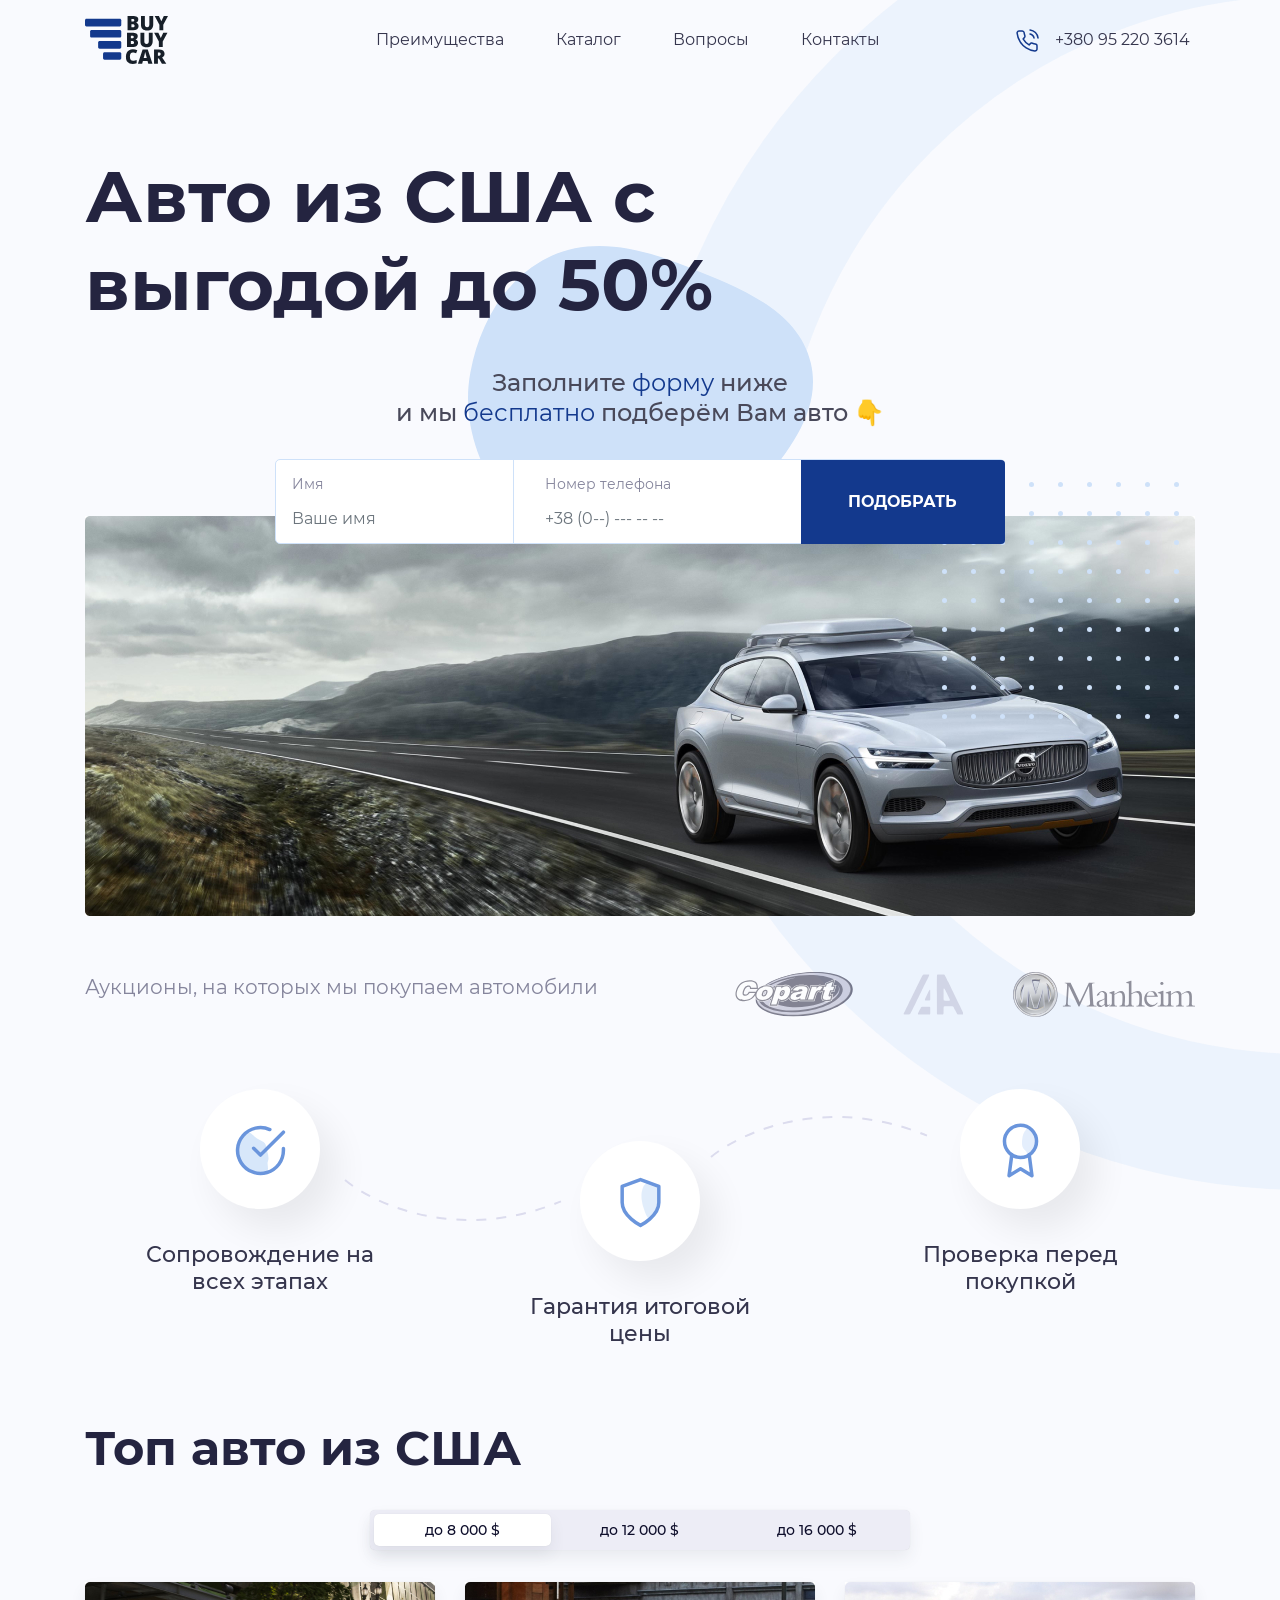
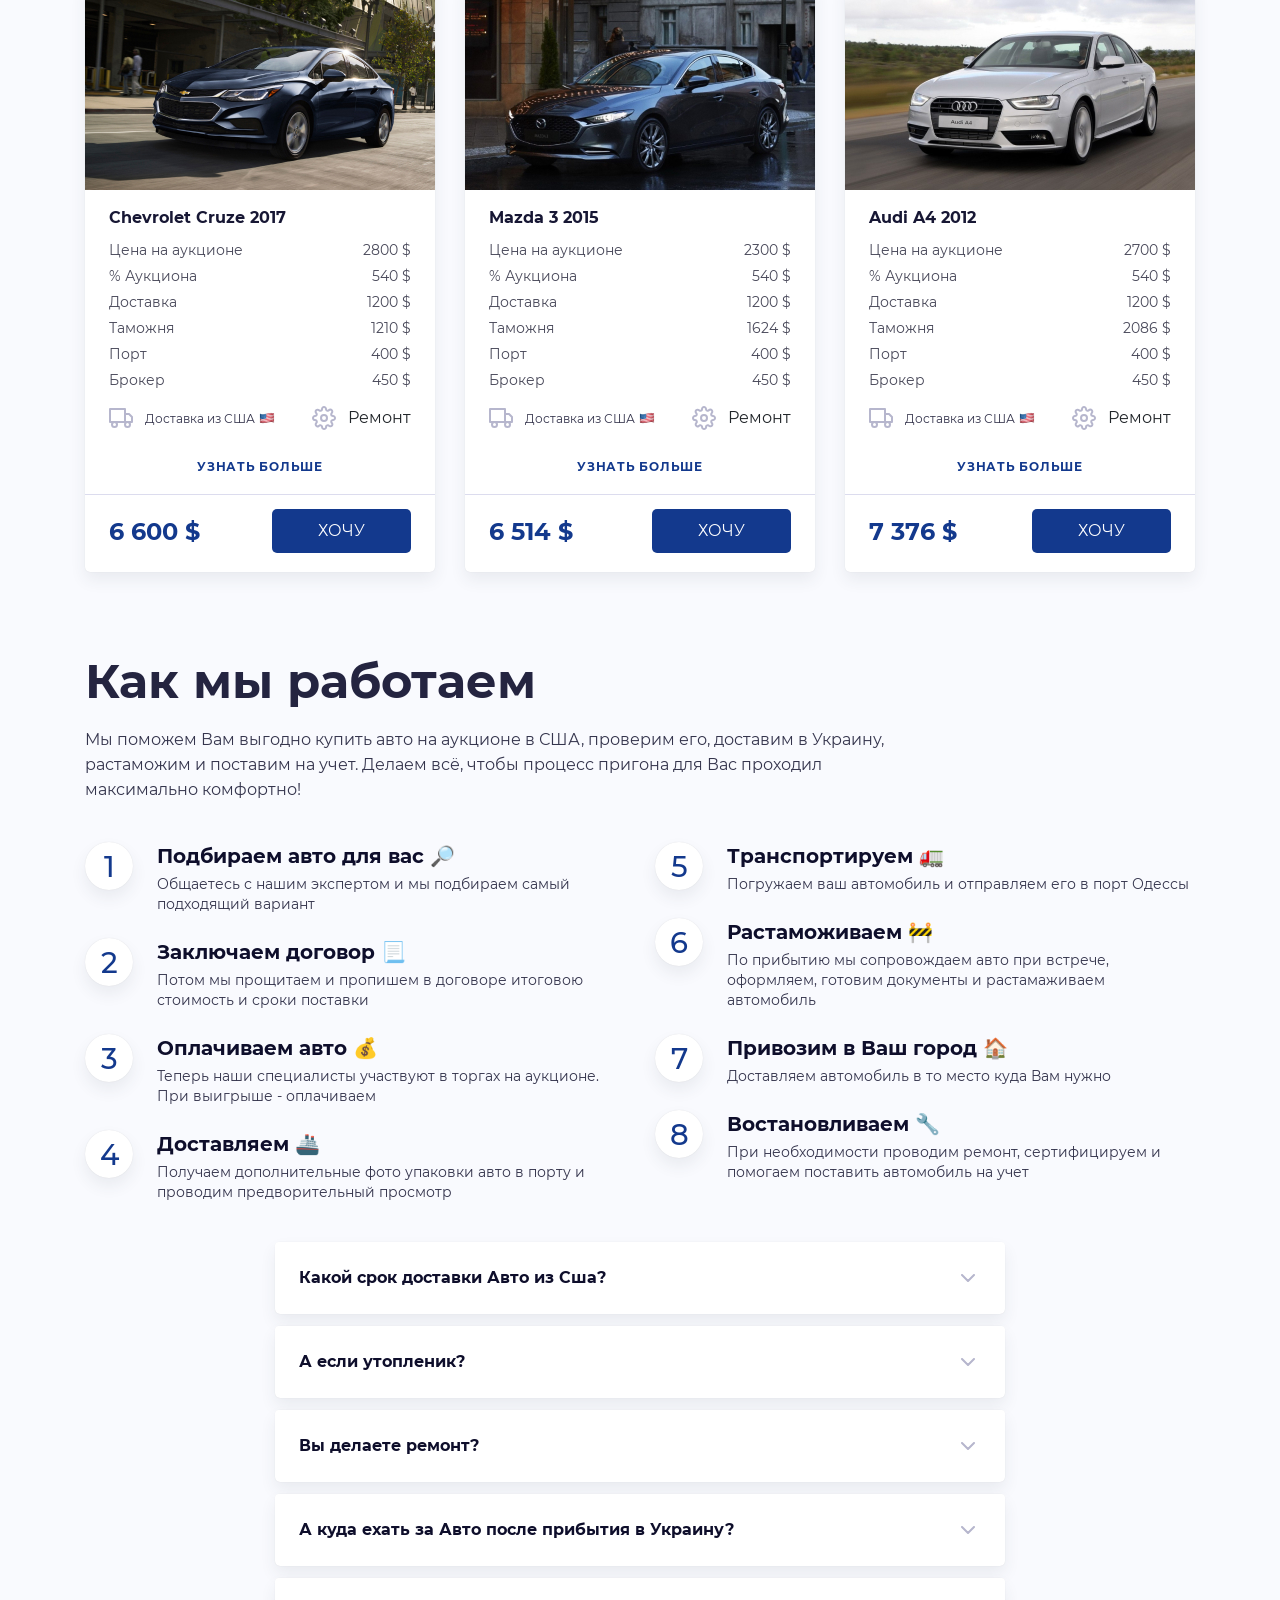
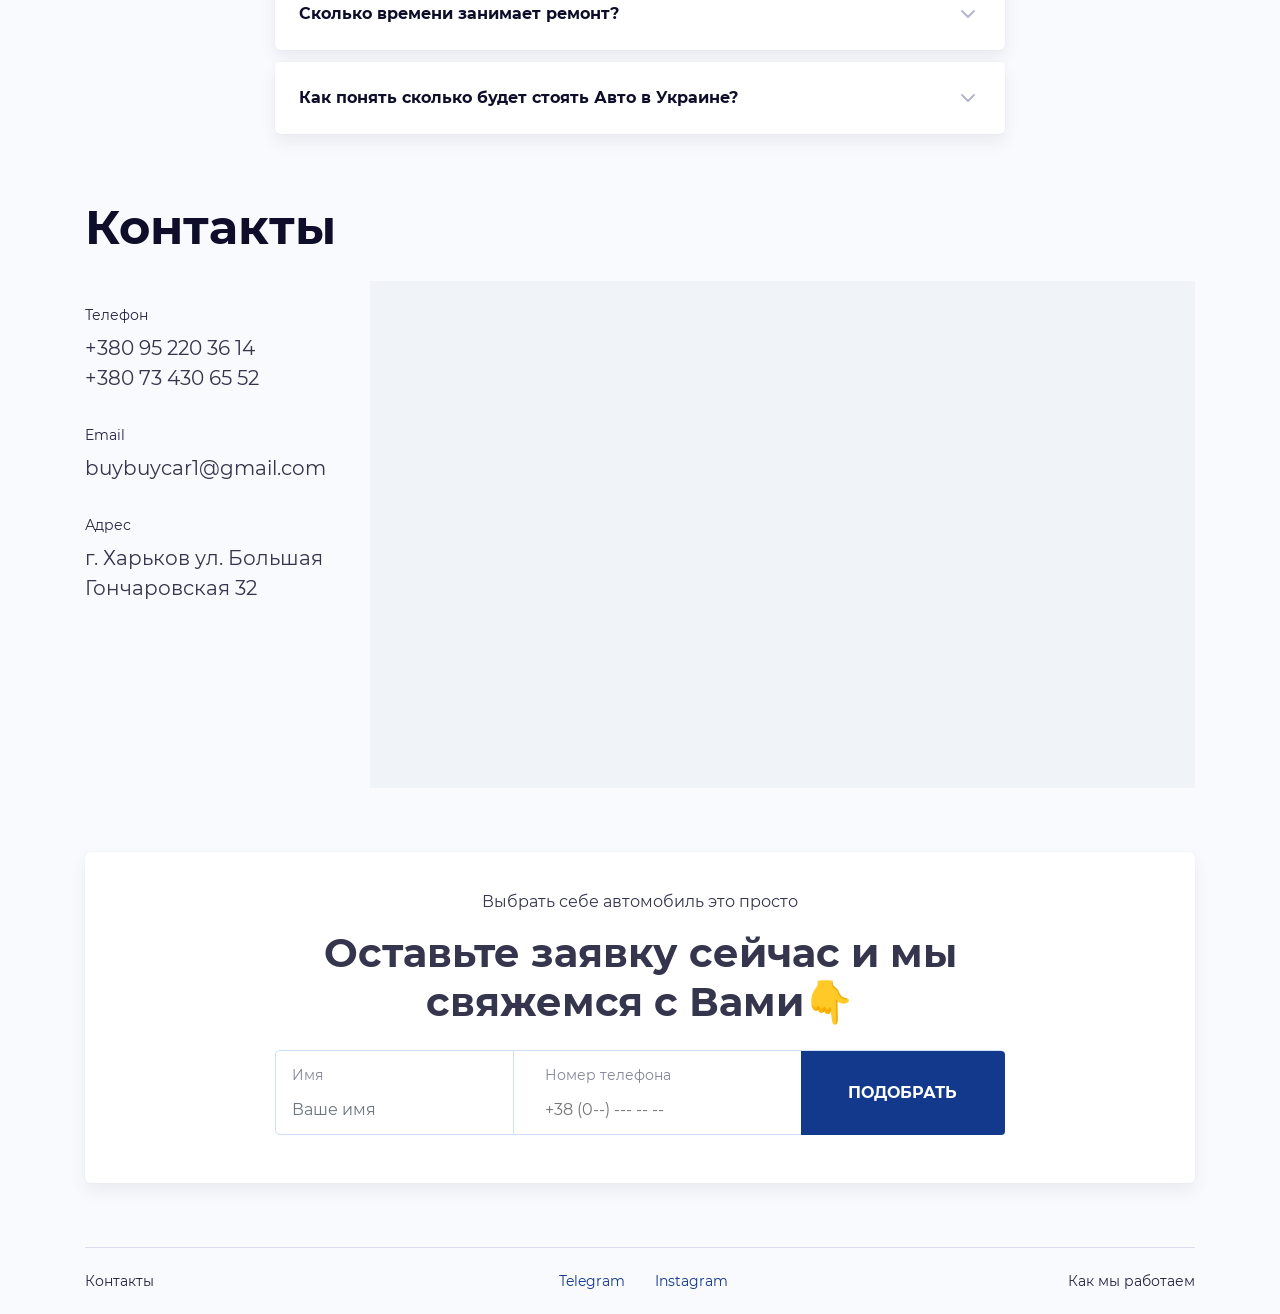
<file: docs/index.html>
<!doctype html>
<html lang="ru">
<head>
    <meta charset="UTF-8">
    <meta name="viewport"
          content="width=device-width, user-scalable=no, initial-scale=1.0, maximum-scale=1.0, minimum-scale=1.0">
    <meta http-equiv="X-UA-Compatible" content="ie=edge">
    <!--<link rel="stylesheet" href="./css/bootstrap-grid.min.css">-->
    <link rel="stylesheet" href="./css/jquery.bxslider.min.css">
    <link rel="stylesheet" href="./css/bootstrap.min.css">
    <link rel="stylesheet" href="./css/libs.min.css">
    <link rel="stylesheet" href="./css/fonts.css">
    <link rel="stylesheet" href="./css/variable.css">
    <link rel="stylesheet" href="./css/main.css">
    <link rel="icon" type="image/png" sizes="48x48" href="./img/fav48.png">
    <link rel="icon" type="image/png" sizes="32x32" href="./img/fav32.png">
    <link rel="icon" type="image/png" sizes="16x16" href="./img/fav16.png">
    <meta name="description" content="" />
    <meta name="keywords" content="" />
    <title>Buy Buy Car</title>
</head>
    <body>
        <main>
            <div class="main-page">
                <div class="ellipse"></div>
                <div class="container-fluid no-gutters p-0">

                    <!--header-->
                    <div class="header">
                        <div class="container">
                            <div class="row justify-content-between">
                                <div class="col-3 col-sm-3 col-md-2 col-lg-2 col-xl-2 align-self-center">
                                    <a href="#" class="logo-link">
                                        <img src="./img/logo.svg" alt="logo">
                                    </a>
                                </div>
                                <div class="col-md-auto align-self-center d-none d-sm-none d-md-block">
                                    <!--top menu-->
                                    <nav>
                                        <ul class="top-menu">
                                            <li class="top-menu-item"><a href="#firstSection" class="bottomLink">Преимущества</a></li>
                                            <li class="top-menu-item"><a href="#catalog" class="bottomLink">Каталог</a></li>
                                            <li class="top-menu-item"><a href="#question" class="bottomLink">Вопросы</a></li>
                                            <li class="top-menu-item"><a href="#contacts" class="bottomLink">Контакты</a></li>
                                        </ul>
                                    </nav>
                                    <!--end top menu-->
                                </div>
                                <div class="col-auto col-sm-auto col-md-auto align-self-center">
                                    <a href="tel:+380952203614" class="top-phone-link">
                                        <svg class="phone-svg d-none d-sm-block" xmlns="http://www.w3.org/2000/svg" width="23" height="23" viewBox="0 0 23 23" fill="none">
                                            <path d="M14.0504 5C15.0272 5.19057 15.9248 5.66826 16.6285 6.37194C17.3322 7.07561 17.8099 7.97326 18.0004 8.95M14.0504 1C16.0797 1.22544 17.972 2.13417 19.4167 3.57701C20.8613 5.01984 21.7724 6.91101 22.0004 8.94M21.0004 16.92V19.92C21.0016 20.1985 20.9445 20.4742 20.8329 20.7293C20.7214 20.9845 20.5577 21.2136 20.3525 21.4019C20.1473 21.5901 19.905 21.7335 19.6412 21.8227C19.3773 21.9119 19.0978 21.9451 18.8204 21.92C15.7433 21.5856 12.7874 20.5341 10.1904 18.85C7.77425 17.3147 5.72576 15.2662 4.19042 12.85C2.5004 10.2412 1.44866 7.27099 1.12042 4.18C1.09543 3.90347 1.1283 3.62476 1.21692 3.36162C1.30555 3.09849 1.44799 2.85669 1.63519 2.65162C1.82238 2.44655 2.05023 2.28271 2.30421 2.17052C2.5582 2.05833 2.83276 2.00026 3.11042 2H6.11042C6.59573 1.99522 7.06621 2.16708 7.43418 2.48353C7.80215 2.79999 8.0425 3.23945 8.11042 3.72C8.23704 4.68007 8.47187 5.62273 8.81042 6.53C8.94497 6.88792 8.97408 7.27691 8.89433 7.65088C8.81457 8.02485 8.62928 8.36811 8.36042 8.64L7.09042 9.91C8.51398 12.4135 10.5869 14.4864 13.0904 15.91L14.3604 14.64C14.6323 14.3711 14.9756 14.1858 15.3495 14.1061C15.7235 14.0263 16.1125 14.0555 16.4704 14.19C17.3777 14.5286 18.3204 14.7634 19.2804 14.89C19.7662 14.9585 20.2098 15.2032 20.527 15.5775C20.8441 15.9518 21.0126 16.4296 21.0004 16.92Z" stroke="#13398D" stroke-width="1.5" stroke-linecap="round" stroke-linejoin="round"/>
                                        </svg>
                                        <span>+380 95 220 3614</span>
                                    </a>
                                </div>
                                <div class="col-2 col-sm-2 d-block d-sm-block d-md-none">
                                    <div class="mobile-menu-button" data-toggle="collapse" href="#topMenuMobile" role="button" aria-expanded="false" aria-controls="topMenuMobile">
                                        <div class="line line-1"></div>
                                        <div class="line second-line"></div>
                                        <div class="line line-2"></div>
                                    </div>
                                </div>

                                <div class="col-12 d-block d-sm-block d-md-none">
                                    <div class="collapse" id="topMenuMobile">
                                        <div class="card card-body">
                                            <nav>
                                                <ul class="top-menu-mobile">
                                                    <li class="top-menu-item"><a class="bottomLink" href="#firstSection">Преимущества</a></li>
                                                    <li class="top-menu-item"><a class="bottomLink" href="#catalog">Каталог</a></li>
                                                    <li class="top-menu-item"><a class="bottomLink" href="#question">Вопросы</a></li>
                                                    <li class="top-menu-item"><a class="bottomLink" href="#contacts">Контакты</a></li>
                                                    <li class="mobile-menu-phone">
                                                        <a href="tel:+380952203614" class="phone-link-mobile">
                                                            <svg class="phone-svg" xmlns="http://www.w3.org/2000/svg" height="20px" viewBox="0 0 23 23" fill="none">
                                                                <path d="M14.0504 5C15.0272 5.19057 15.9248 5.66826 16.6285 6.37194C17.3322 7.07561 17.8099 7.97326 18.0004 8.95M14.0504 1C16.0797 1.22544 17.972 2.13417 19.4167 3.57701C20.8613 5.01984 21.7724 6.91101 22.0004 8.94M21.0004 16.92V19.92C21.0016 20.1985 20.9445 20.4742 20.8329 20.7293C20.7214 20.9845 20.5577 21.2136 20.3525 21.4019C20.1473 21.5901 19.905 21.7335 19.6412 21.8227C19.3773 21.9119 19.0978 21.9451 18.8204 21.92C15.7433 21.5856 12.7874 20.5341 10.1904 18.85C7.77425 17.3147 5.72576 15.2662 4.19042 12.85C2.5004 10.2412 1.44866 7.27099 1.12042 4.18C1.09543 3.90347 1.1283 3.62476 1.21692 3.36162C1.30555 3.09849 1.44799 2.85669 1.63519 2.65162C1.82238 2.44655 2.05023 2.28271 2.30421 2.17052C2.5582 2.05833 2.83276 2.00026 3.11042 2H6.11042C6.59573 1.99522 7.06621 2.16708 7.43418 2.48353C7.80215 2.79999 8.0425 3.23945 8.11042 3.72C8.23704 4.68007 8.47187 5.62273 8.81042 6.53C8.94497 6.88792 8.97408 7.27691 8.89433 7.65088C8.81457 8.02485 8.62928 8.36811 8.36042 8.64L7.09042 9.91C8.51398 12.4135 10.5869 14.4864 13.0904 15.91L14.3604 14.64C14.6323 14.3711 14.9756 14.1858 15.3495 14.1061C15.7235 14.0263 16.1125 14.0555 16.4704 14.19C17.3777 14.5286 18.3204 14.7634 19.2804 14.89C19.7662 14.9585 20.2098 15.2032 20.527 15.5775C20.8441 15.9518 21.0126 16.4296 21.0004 16.92Z" stroke="#13398D" stroke-width="1.5" stroke-linecap="round" stroke-linejoin="round"/>
                                                            </svg>
                                                            <span>+380 95 220 3614</span>
                                                        </a>
                                                    </li>
                                                </ul>
                                            </nav>
                                        </div>
                                    </div>
                                </div>
                            </div>
                        </div>
                    </div>
                    <!--end header-->

                    <!--first section-->
                    <div class="first-section section" id="firstSection">
                        <!--decorative-->
                        <img class="decorative-figure" src="./img/decorative_figure.svg" alt="">
                        <!--decorative-->

                        <div class="container">
                            <div class="row">
                                <div class="col-sm-9 col-md-9 col-lg-8">
                                    <h1 class="title">Авто из США с выгодой до 50%</h1>
                                </div>
                            </div>
                            <div class="row justify-content-center">
                                <div class="col-lg-6">
                                    <p class="description">
                                        Заполните <span>форму</span> ниже<br>
                                        и мы <span>бесплатно</span> подберём Вам авто 👇
                                    </p>
                                </div>
                            </div>
                        </div>
                    </div>
                    <!--end first section-->

                    <!--second section-->
                    <div class="second-sections sections">
                        <div class="container banner-decoration-block">
                            <img class="banner-decoration d-none d-sm-none d-md-none d-lg-block" src="./img/decoration_for_banner.svg" alt="">
                            <div class="row justify-content-center">
                                <div class="col-lg-8 col-xl-8 form-block">
                                    <form class="form">
                                        <div class="row">
                                            <div class="col-sm-4 col-md-4 col-lg-4 col-xl-4 input-wrap">
                                                <div class="name-block">
                                                    <label for="name1">Имя</label>
                                                    <input id="name1" class="form-control" type="text" name="name" placeholder="Ваше имя" value="" required>
                                                </div>
                                            </div>
                                            <div class="col-sm-4 col-md-4 col-lg-4 col-xl-4">
                                                <div class="phone-block">
                                                    <label for="phone1">Номер телефона</label>
                                                    <input id="phone1" class="form-control mask-phone" type="tel" name="phone" placeholder="+38 (0--) --- -- --" value="" required>
                                                </div>
                                            </div>
                                            <div class="col-sm-4 col-md-4 col-lg-4 col-xl-4 send-btn-wrap">
                                                <button type="submit" class="send send_email_1">Подобрать</button>
                                            </div>
                                        </div>
                                    </form>
                                </div>
                                <div class="col-sm-12 d-none d-sm-block banner-block">
                                    <img src="./img/car-photo.jpg" alt="">
                                </div>
                            </div>

                        </div>
                    </div>
                    <!--end second section-->

                    <!--third section-->
                    <div class="third-sections sections">
                        <div class="container">
                            <div class="row">
                                <div class="col-lg-6 col-xl-6 align-self-center">
                                    <p class="sub-title">Аукционы, на которых мы покупаем автомобили</p>
                                </div>
                                <div class="col-lg-6 col-xl-6">
                                    <div class="brands">
                                        <div class="brand brand_1"></div>
                                        <div class="brand brand_2"></div>
                                        <div class="brand brand_3"></div>
                                    </div>
                                </div>
                            </div>
                        </div>
                    </div>
                    <!--end third section-->

                    <!--fourth section-->
                    <div class="fourth-sections sections">
                        <div class="container">
                            <div class="items">
                                <div class="row">
                                    <div class="col-md-4 col-lg-4 col-xl-4">
                                        <div class="item item-1">
                                            <div class="image-wrap">
                                                <img src="./img/icons/check.svg" alt="check-icons">
                                            </div>
                                            <p class="description">
                                                Сопровождение на<br> всех этапах
                                            </p>
                                            <img src="./img/icons/decorative-line-1.svg" alt="" class="decorative-line-1 d-none d-sm-none d-md-none d-lg-block">
                                        </div>
                                    </div>
                                    <div class="col-md-4 col-lg-4 col-xl-4">
                                        <div class="item item-2">
                                            <div class="image-wrap">
                                                <img src="./img/icons/protect.svg" alt="check-icons">
                                            </div>
                                            <p class="description">
                                                Гарантия итоговой<br> цены
                                            </p>
                                            <img src="./img/icons/decorative-line-2.svg" alt="" class="decorative-line-2 d-none d-sm-none d-md-none d-lg-block">
                                        </div>
                                    </div>
                                    <div class="col-md-4 col-lg-4 col-xl-4">
                                        <div class="item item-3">
                                            <div class="image-wrap">
                                                <img src="./img/icons/verified.svg" alt="check-icons">
                                            </div>
                                            <p class="description">
                                                Проверка перед<br> покупкой
                                            </p>
                                        </div>
                                    </div>
                                </div>
                            </div>
                        </div>
                    </div>
                    <!--end fourth section-->

                    <!--five section-->
                    <div class="five-sections sections" id="catalog">
                        <div class="container">
                            <div class="row">
                                <div class="col-12">
                                    <h2 class="title">
                                        Топ авто из США
                                    </h2>
                                </div>
                            </div>
                            <div class="row justify-content-md-center">
                                <div class="col-md-8 col-lg-6 col-xl-6">
                                    <div class="filter-block">
                                        <div class="row no-gutters">
                                            <div class="col-4 col-sm-4 col-md-4 col-lg-4 col-xl-4 p-0">
                                                <button class="filter-btn active" data-id="1">
                                                    до 8 000 $
                                                </button>
                                            </div>
                                            <div class="col-4 col-sm-4 col-md-4 col-lg-4 col-xl-4 p-0">
                                                <button class="filter-btn" data-id="2">
                                                    до 12 000 $
                                                </button>
                                            </div>
                                            <div class="col-4 col-sm-4 col-md-4 col-lg-4 col-xl-4 p-0">
                                                <button class="filter-btn" data-id="3">
                                                    до 16 000 $
                                                </button>
                                            </div>
                                        </div>
                                    </div>
                                </div>
                            </div>
                            <!--1-->
                            <div class="products-wrap products-wrap-1 active" data-id="1">
                                <div class="row justify-content-md-center">
                                    <div class="col-md-6 col-lg-4 col-xl-4">
                                        <div class="product-item">
                                            <div class="product-image" style='background: url("./img/products/Product-1.jpg"); background-repeat: no-repeat; background-size: cover; background-position: center;'></div>
                                            <div class="info-block">
                                                <div class="product-name">
                                                    Chevrolet Cruze 2017
                                                </div>
                                                <div class="info-item auction-price">
                                                    <div class="info-title">Цена на аукционе</div>
                                                    <div class="value">2800 $</div>
                                                </div>
                                                <div class="info-item auction-percent">
                                                    <div class="info-title">% Аукциона</div>
                                                    <div class="value">540 $</div>
                                                </div>
                                                <div class="info-item delivery">
                                                    <div class="info-title">Доставка</div>
                                                    <div class="value">1200 $</div>
                                                </div>
                                                <div class="info-item customs">
                                                    <div class="info-title">Таможня</div>
                                                    <div class="value">1210 $</div>
                                                </div>
                                                <div class="info-item port">
                                                    <div class="info-title">Порт</div>
                                                    <div class="value">400 $</div>
                                                </div>
                                                <div class="info-item broker">
                                                    <div class="info-title">Брокер</div>
                                                    <div class="value">450 $</div>
                                                </div>
                                            </div>
                                            <div class="delivery-info">
                                                <div class="delivery-block">
                                                    <svg xmlns="http://www.w3.org/2000/svg" width="24" height="24" viewBox="0 0 24 24" fill="none">
                                                        <path d="M16 3H1V16H16V3Z" stroke="#B6B6CD" stroke-width="2" stroke-linecap="round" stroke-linejoin="round"/>
                                                        <path d="M16 8H20L23 11V16H16V8Z" stroke="#B6B6CD" stroke-width="2" stroke-linecap="round" stroke-linejoin="round"/>
                                                        <path d="M5.5 21C6.88071 21 8 19.8807 8 18.5C8 17.1193 6.88071 16 5.5 16C4.11929 16 3 17.1193 3 18.5C3 19.8807 4.11929 21 5.5 21Z" stroke="#B6B6CD" stroke-width="2" stroke-linecap="round" stroke-linejoin="round"/>
                                                        <path d="M18.5 21C19.8807 21 21 19.8807 21 18.5C21 17.1193 19.8807 16 18.5 16C17.1193 16 16 17.1193 16 18.5C16 19.8807 17.1193 21 18.5 21Z" stroke="#B6B6CD" stroke-width="2" stroke-linecap="round" stroke-linejoin="round"/>
                                                    </svg>
                                                    <span class="delivery-country">
                                                        <span>Доставка из США</span>
                                                        <img src="./img/icons/usa-flug.png" alt="">
                                                    </span>
                                                </div>
                                                <div class="delivery-block">
                                                    <svg xmlns="http://www.w3.org/2000/svg" width="24" height="24" viewBox="0 0 24 24" fill="none">
                                                        <path d="M12 15C13.6569 15 15 13.6569 15 12C15 10.3431 13.6569 9 12 9C10.3431 9 9 10.3431 9 12C9 13.6569 10.3431 15 12 15Z" stroke="#B6B6CD" stroke-width="2" stroke-linecap="round" stroke-linejoin="round"/>
                                                        <path d="M19.4 15C19.2669 15.3016 19.2272 15.6362 19.286 15.9606C19.3448 16.285 19.4995 16.5843 19.73 16.82L19.79 16.88C19.976 17.0657 20.1235 17.2863 20.2241 17.5291C20.3248 17.7719 20.3766 18.0322 20.3766 18.295C20.3766 18.5578 20.3248 18.8181 20.2241 19.0609C20.1235 19.3037 19.976 19.5243 19.79 19.71C19.6043 19.896 19.3837 20.0435 19.1409 20.1441C18.8981 20.2448 18.6378 20.2966 18.375 20.2966C18.1122 20.2966 17.8519 20.2448 17.6091 20.1441C17.3663 20.0435 17.1457 19.896 16.96 19.71L16.9 19.65C16.6643 19.4195 16.365 19.2648 16.0406 19.206C15.7162 19.1472 15.3816 19.1869 15.08 19.32C14.7842 19.4468 14.532 19.6572 14.3543 19.9255C14.1766 20.1938 14.0813 20.5082 14.08 20.83V21C14.08 21.5304 13.8693 22.0391 13.4942 22.4142C13.1191 22.7893 12.6104 23 12.08 23C11.5496 23 11.0409 22.7893 10.6658 22.4142C10.2907 22.0391 10.08 21.5304 10.08 21V20.91C10.0723 20.579 9.96512 20.258 9.77251 19.9887C9.5799 19.7194 9.31074 19.5143 9 19.4C8.69838 19.2669 8.36381 19.2272 8.03941 19.286C7.71502 19.3448 7.41568 19.4995 7.18 19.73L7.12 19.79C6.93425 19.976 6.71368 20.1235 6.47088 20.2241C6.22808 20.3248 5.96783 20.3766 5.705 20.3766C5.44217 20.3766 5.18192 20.3248 4.93912 20.2241C4.69632 20.1235 4.47575 19.976 4.29 19.79C4.10405 19.6043 3.95653 19.3837 3.85588 19.1409C3.75523 18.8981 3.70343 18.6378 3.70343 18.375C3.70343 18.1122 3.75523 17.8519 3.85588 17.6091C3.95653 17.3663 4.10405 17.1457 4.29 16.96L4.35 16.9C4.58054 16.6643 4.73519 16.365 4.794 16.0406C4.85282 15.7162 4.81312 15.3816 4.68 15.08C4.55324 14.7842 4.34276 14.532 4.07447 14.3543C3.80618 14.1766 3.49179 14.0813 3.17 14.08H3C2.46957 14.08 1.96086 13.8693 1.58579 13.4942C1.21071 13.1191 1 12.6104 1 12.08C1 11.5496 1.21071 11.0409 1.58579 10.6658C1.96086 10.2907 2.46957 10.08 3 10.08H3.09C3.42099 10.0723 3.742 9.96512 4.0113 9.77251C4.28059 9.5799 4.48572 9.31074 4.6 9C4.73312 8.69838 4.77282 8.36381 4.714 8.03941C4.65519 7.71502 4.50054 7.41568 4.27 7.18L4.21 7.12C4.02405 6.93425 3.87653 6.71368 3.77588 6.47088C3.67523 6.22808 3.62343 5.96783 3.62343 5.705C3.62343 5.44217 3.67523 5.18192 3.77588 4.93912C3.87653 4.69632 4.02405 4.47575 4.21 4.29C4.39575 4.10405 4.61632 3.95653 4.85912 3.85588C5.10192 3.75523 5.36217 3.70343 5.625 3.70343C5.88783 3.70343 6.14808 3.75523 6.39088 3.85588C6.63368 3.95653 6.85425 4.10405 7.04 4.29L7.1 4.35C7.33568 4.58054 7.63502 4.73519 7.95941 4.794C8.28381 4.85282 8.61838 4.81312 8.92 4.68H9C9.29577 4.55324 9.54802 4.34276 9.72569 4.07447C9.90337 3.80618 9.99872 3.49179 10 3.17V3C10 2.46957 10.2107 1.96086 10.5858 1.58579C10.9609 1.21071 11.4696 1 12 1C12.5304 1 13.0391 1.21071 13.4142 1.58579C13.7893 1.96086 14 2.46957 14 3V3.09C14.0013 3.41179 14.0966 3.72618 14.2743 3.99447C14.452 4.26276 14.7042 4.47324 15 4.6C15.3016 4.73312 15.6362 4.77282 15.9606 4.714C16.285 4.65519 16.5843 4.50054 16.82 4.27L16.88 4.21C17.0657 4.02405 17.2863 3.87653 17.5291 3.77588C17.7719 3.67523 18.0322 3.62343 18.295 3.62343C18.5578 3.62343 18.8181 3.67523 19.0609 3.77588C19.3037 3.87653 19.5243 4.02405 19.71 4.21C19.896 4.39575 20.0435 4.61632 20.1441 4.85912C20.2448 5.10192 20.2966 5.36217 20.2966 5.625C20.2966 5.88783 20.2448 6.14808 20.1441 6.39088C20.0435 6.63368 19.896 6.85425 19.71 7.04L19.65 7.1C19.4195 7.33568 19.2648 7.63502 19.206 7.95941C19.1472 8.28381 19.1869 8.61838 19.32 8.92V9C19.4468 9.29577 19.6572 9.54802 19.9255 9.72569C20.1938 9.90337 20.5082 9.99872 20.83 10H21C21.5304 10 22.0391 10.2107 22.4142 10.5858C22.7893 10.9609 23 11.4696 23 12C23 12.5304 22.7893 13.0391 22.4142 13.4142C22.0391 13.7893 21.5304 14 21 14H20.91C20.5882 14.0013 20.2738 14.0966 20.0055 14.2743C19.7372 14.452 19.5268 14.7042 19.4 15V15Z" stroke="#B6B6CD" stroke-width="2" stroke-linecap="round" stroke-linejoin="round"/>
                                                    </svg>
                                                    <div class="repairs">
                                                        Ремонт
                                                    </div>
                                                </div>
                                            </div>
                                            <div class="more-block">
                                                <a href="#" data-toggle="modal" data-target="#buyModal">Узнать больше</a>
                                            </div>
                                            <div class="buy-widget">
                                                <div class="price">
                                                    6 600 $
                                                </div>
                                                <button class="buy-btn" data-toggle="modal" data-target="#buyModal">
                                                    Хочу
                                                </button>
                                            </div>
                                        </div>
                                    </div>
                                    <div class="col-md-6 col-lg-4 col-xl-4">
                                        <div class="product-item">
                                            <div class="product-image" style='background: url("./img/products/Product-2.jpg"); background-repeat: no-repeat; background-size: cover; background-position: center;'></div>
                                            <div class="info-block">
                                                <div class="product-name">
                                                    Mazda 3 2015
                                                </div>
                                                <div class="info-item auction-price">
                                                    <div class="info-title">Цена на аукционе</div>
                                                    <div class="value">2300 $</div>
                                                </div>
                                                <div class="info-item auction-percent">
                                                    <div class="info-title">% Аукциона</div>
                                                    <div class="value">540 $</div>
                                                </div>
                                                <div class="info-item delivery">
                                                    <div class="info-title">Доставка</div>
                                                    <div class="value">1200 $</div>
                                                </div>
                                                <div class="info-item customs">
                                                    <div class="info-title">Таможня</div>
                                                    <div class="value">1624 $</div>
                                                </div>
                                                <div class="info-item port">
                                                    <div class="info-title">Порт</div>
                                                    <div class="value">400 $</div>
                                                </div>
                                                <div class="info-item broker">
                                                    <div class="info-title">Брокер</div>
                                                    <div class="value">450 $</div>
                                                </div>
                                            </div>
                                            <div class="delivery-info">
                                                <div class="delivery-block">
                                                    <svg xmlns="http://www.w3.org/2000/svg" width="24" height="24" viewBox="0 0 24 24" fill="none">
                                                        <path d="M16 3H1V16H16V3Z" stroke="#B6B6CD" stroke-width="2" stroke-linecap="round" stroke-linejoin="round"/>
                                                        <path d="M16 8H20L23 11V16H16V8Z" stroke="#B6B6CD" stroke-width="2" stroke-linecap="round" stroke-linejoin="round"/>
                                                        <path d="M5.5 21C6.88071 21 8 19.8807 8 18.5C8 17.1193 6.88071 16 5.5 16C4.11929 16 3 17.1193 3 18.5C3 19.8807 4.11929 21 5.5 21Z" stroke="#B6B6CD" stroke-width="2" stroke-linecap="round" stroke-linejoin="round"/>
                                                        <path d="M18.5 21C19.8807 21 21 19.8807 21 18.5C21 17.1193 19.8807 16 18.5 16C17.1193 16 16 17.1193 16 18.5C16 19.8807 17.1193 21 18.5 21Z" stroke="#B6B6CD" stroke-width="2" stroke-linecap="round" stroke-linejoin="round"/>
                                                    </svg>
                                                    <span class="delivery-country">
                                                        <span>Доставка из США</span>
                                                        <img src="./img/icons/usa-flug.png" alt="">
                                                    </span>
                                                </div>
                                                <div class="delivery-block">
                                                    <svg xmlns="http://www.w3.org/2000/svg" width="24" height="24" viewBox="0 0 24 24" fill="none">
                                                        <path d="M12 15C13.6569 15 15 13.6569 15 12C15 10.3431 13.6569 9 12 9C10.3431 9 9 10.3431 9 12C9 13.6569 10.3431 15 12 15Z" stroke="#B6B6CD" stroke-width="2" stroke-linecap="round" stroke-linejoin="round"/>
                                                        <path d="M19.4 15C19.2669 15.3016 19.2272 15.6362 19.286 15.9606C19.3448 16.285 19.4995 16.5843 19.73 16.82L19.79 16.88C19.976 17.0657 20.1235 17.2863 20.2241 17.5291C20.3248 17.7719 20.3766 18.0322 20.3766 18.295C20.3766 18.5578 20.3248 18.8181 20.2241 19.0609C20.1235 19.3037 19.976 19.5243 19.79 19.71C19.6043 19.896 19.3837 20.0435 19.1409 20.1441C18.8981 20.2448 18.6378 20.2966 18.375 20.2966C18.1122 20.2966 17.8519 20.2448 17.6091 20.1441C17.3663 20.0435 17.1457 19.896 16.96 19.71L16.9 19.65C16.6643 19.4195 16.365 19.2648 16.0406 19.206C15.7162 19.1472 15.3816 19.1869 15.08 19.32C14.7842 19.4468 14.532 19.6572 14.3543 19.9255C14.1766 20.1938 14.0813 20.5082 14.08 20.83V21C14.08 21.5304 13.8693 22.0391 13.4942 22.4142C13.1191 22.7893 12.6104 23 12.08 23C11.5496 23 11.0409 22.7893 10.6658 22.4142C10.2907 22.0391 10.08 21.5304 10.08 21V20.91C10.0723 20.579 9.96512 20.258 9.77251 19.9887C9.5799 19.7194 9.31074 19.5143 9 19.4C8.69838 19.2669 8.36381 19.2272 8.03941 19.286C7.71502 19.3448 7.41568 19.4995 7.18 19.73L7.12 19.79C6.93425 19.976 6.71368 20.1235 6.47088 20.2241C6.22808 20.3248 5.96783 20.3766 5.705 20.3766C5.44217 20.3766 5.18192 20.3248 4.93912 20.2241C4.69632 20.1235 4.47575 19.976 4.29 19.79C4.10405 19.6043 3.95653 19.3837 3.85588 19.1409C3.75523 18.8981 3.70343 18.6378 3.70343 18.375C3.70343 18.1122 3.75523 17.8519 3.85588 17.6091C3.95653 17.3663 4.10405 17.1457 4.29 16.96L4.35 16.9C4.58054 16.6643 4.73519 16.365 4.794 16.0406C4.85282 15.7162 4.81312 15.3816 4.68 15.08C4.55324 14.7842 4.34276 14.532 4.07447 14.3543C3.80618 14.1766 3.49179 14.0813 3.17 14.08H3C2.46957 14.08 1.96086 13.8693 1.58579 13.4942C1.21071 13.1191 1 12.6104 1 12.08C1 11.5496 1.21071 11.0409 1.58579 10.6658C1.96086 10.2907 2.46957 10.08 3 10.08H3.09C3.42099 10.0723 3.742 9.96512 4.0113 9.77251C4.28059 9.5799 4.48572 9.31074 4.6 9C4.73312 8.69838 4.77282 8.36381 4.714 8.03941C4.65519 7.71502 4.50054 7.41568 4.27 7.18L4.21 7.12C4.02405 6.93425 3.87653 6.71368 3.77588 6.47088C3.67523 6.22808 3.62343 5.96783 3.62343 5.705C3.62343 5.44217 3.67523 5.18192 3.77588 4.93912C3.87653 4.69632 4.02405 4.47575 4.21 4.29C4.39575 4.10405 4.61632 3.95653 4.85912 3.85588C5.10192 3.75523 5.36217 3.70343 5.625 3.70343C5.88783 3.70343 6.14808 3.75523 6.39088 3.85588C6.63368 3.95653 6.85425 4.10405 7.04 4.29L7.1 4.35C7.33568 4.58054 7.63502 4.73519 7.95941 4.794C8.28381 4.85282 8.61838 4.81312 8.92 4.68H9C9.29577 4.55324 9.54802 4.34276 9.72569 4.07447C9.90337 3.80618 9.99872 3.49179 10 3.17V3C10 2.46957 10.2107 1.96086 10.5858 1.58579C10.9609 1.21071 11.4696 1 12 1C12.5304 1 13.0391 1.21071 13.4142 1.58579C13.7893 1.96086 14 2.46957 14 3V3.09C14.0013 3.41179 14.0966 3.72618 14.2743 3.99447C14.452 4.26276 14.7042 4.47324 15 4.6C15.3016 4.73312 15.6362 4.77282 15.9606 4.714C16.285 4.65519 16.5843 4.50054 16.82 4.27L16.88 4.21C17.0657 4.02405 17.2863 3.87653 17.5291 3.77588C17.7719 3.67523 18.0322 3.62343 18.295 3.62343C18.5578 3.62343 18.8181 3.67523 19.0609 3.77588C19.3037 3.87653 19.5243 4.02405 19.71 4.21C19.896 4.39575 20.0435 4.61632 20.1441 4.85912C20.2448 5.10192 20.2966 5.36217 20.2966 5.625C20.2966 5.88783 20.2448 6.14808 20.1441 6.39088C20.0435 6.63368 19.896 6.85425 19.71 7.04L19.65 7.1C19.4195 7.33568 19.2648 7.63502 19.206 7.95941C19.1472 8.28381 19.1869 8.61838 19.32 8.92V9C19.4468 9.29577 19.6572 9.54802 19.9255 9.72569C20.1938 9.90337 20.5082 9.99872 20.83 10H21C21.5304 10 22.0391 10.2107 22.4142 10.5858C22.7893 10.9609 23 11.4696 23 12C23 12.5304 22.7893 13.0391 22.4142 13.4142C22.0391 13.7893 21.5304 14 21 14H20.91C20.5882 14.0013 20.2738 14.0966 20.0055 14.2743C19.7372 14.452 19.5268 14.7042 19.4 15V15Z" stroke="#B6B6CD" stroke-width="2" stroke-linecap="round" stroke-linejoin="round"/>
                                                    </svg>
                                                    <div class="repairs">
                                                        Ремонт
                                                    </div>
                                                </div>
                                            </div>
                                            <div class="more-block">
                                                <a href="#" data-toggle="modal" data-target="#buyModal">Узнать больше</a>
                                            </div>
                                            <div class="buy-widget">
                                                <div class="price">
                                                    6 514 $
                                                </div>
                                                <button class="buy-btn" data-toggle="modal" data-target="#buyModal">
                                                    Хочу
                                                </button>
                                            </div>
                                        </div>
                                    </div>
                                    <div class="col-md-6 col-lg-4 col-xl-4">
                                        <div class="product-item">
                                            <div class="product-image" style='background: url("./img/products/Product-3.jpg"); background-repeat: no-repeat; background-size: cover; background-position: center;'></div>
                                            <div class="info-block">
                                                <div class="product-name">
                                                    Audi A4 2012
                                                </div>
                                                <div class="info-item auction-price">
                                                    <div class="info-title">Цена на аукционе</div>
                                                    <div class="value">2700 $</div>
                                                </div>
                                                <div class="info-item auction-percent">
                                                    <div class="info-title">% Аукциона</div>
                                                    <div class="value">540 $</div>
                                                </div>
                                                <div class="info-item delivery">
                                                    <div class="info-title">Доставка</div>
                                                    <div class="value">1200 $</div>
                                                </div>
                                                <div class="info-item customs">
                                                    <div class="info-title">Таможня</div>
                                                    <div class="value">2086 $</div>
                                                </div>
                                                <div class="info-item port">
                                                    <div class="info-title">Порт</div>
                                                    <div class="value">400 $</div>
                                                </div>
                                                <div class="info-item broker">
                                                    <div class="info-title">Брокер</div>
                                                    <div class="value">450 $</div>
                                                </div>
                                            </div>
                                            <div class="delivery-info">
                                                <div class="delivery-block">
                                                    <svg xmlns="http://www.w3.org/2000/svg" width="24" height="24" viewBox="0 0 24 24" fill="none">
                                                        <path d="M16 3H1V16H16V3Z" stroke="#B6B6CD" stroke-width="2" stroke-linecap="round" stroke-linejoin="round"/>
                                                        <path d="M16 8H20L23 11V16H16V8Z" stroke="#B6B6CD" stroke-width="2" stroke-linecap="round" stroke-linejoin="round"/>
                                                        <path d="M5.5 21C6.88071 21 8 19.8807 8 18.5C8 17.1193 6.88071 16 5.5 16C4.11929 16 3 17.1193 3 18.5C3 19.8807 4.11929 21 5.5 21Z" stroke="#B6B6CD" stroke-width="2" stroke-linecap="round" stroke-linejoin="round"/>
                                                        <path d="M18.5 21C19.8807 21 21 19.8807 21 18.5C21 17.1193 19.8807 16 18.5 16C17.1193 16 16 17.1193 16 18.5C16 19.8807 17.1193 21 18.5 21Z" stroke="#B6B6CD" stroke-width="2" stroke-linecap="round" stroke-linejoin="round"/>
                                                    </svg>
                                                    <span class="delivery-country">
                                                        <span>Доставка из США</span>
                                                        <img src="./img/icons/usa-flug.png" alt="">
                                                    </span>
                                                </div>
                                                <div class="delivery-block">
                                                    <svg xmlns="http://www.w3.org/2000/svg" width="24" height="24" viewBox="0 0 24 24" fill="none">
                                                        <path d="M12 15C13.6569 15 15 13.6569 15 12C15 10.3431 13.6569 9 12 9C10.3431 9 9 10.3431 9 12C9 13.6569 10.3431 15 12 15Z" stroke="#B6B6CD" stroke-width="2" stroke-linecap="round" stroke-linejoin="round"/>
                                                        <path d="M19.4 15C19.2669 15.3016 19.2272 15.6362 19.286 15.9606C19.3448 16.285 19.4995 16.5843 19.73 16.82L19.79 16.88C19.976 17.0657 20.1235 17.2863 20.2241 17.5291C20.3248 17.7719 20.3766 18.0322 20.3766 18.295C20.3766 18.5578 20.3248 18.8181 20.2241 19.0609C20.1235 19.3037 19.976 19.5243 19.79 19.71C19.6043 19.896 19.3837 20.0435 19.1409 20.1441C18.8981 20.2448 18.6378 20.2966 18.375 20.2966C18.1122 20.2966 17.8519 20.2448 17.6091 20.1441C17.3663 20.0435 17.1457 19.896 16.96 19.71L16.9 19.65C16.6643 19.4195 16.365 19.2648 16.0406 19.206C15.7162 19.1472 15.3816 19.1869 15.08 19.32C14.7842 19.4468 14.532 19.6572 14.3543 19.9255C14.1766 20.1938 14.0813 20.5082 14.08 20.83V21C14.08 21.5304 13.8693 22.0391 13.4942 22.4142C13.1191 22.7893 12.6104 23 12.08 23C11.5496 23 11.0409 22.7893 10.6658 22.4142C10.2907 22.0391 10.08 21.5304 10.08 21V20.91C10.0723 20.579 9.96512 20.258 9.77251 19.9887C9.5799 19.7194 9.31074 19.5143 9 19.4C8.69838 19.2669 8.36381 19.2272 8.03941 19.286C7.71502 19.3448 7.41568 19.4995 7.18 19.73L7.12 19.79C6.93425 19.976 6.71368 20.1235 6.47088 20.2241C6.22808 20.3248 5.96783 20.3766 5.705 20.3766C5.44217 20.3766 5.18192 20.3248 4.93912 20.2241C4.69632 20.1235 4.47575 19.976 4.29 19.79C4.10405 19.6043 3.95653 19.3837 3.85588 19.1409C3.75523 18.8981 3.70343 18.6378 3.70343 18.375C3.70343 18.1122 3.75523 17.8519 3.85588 17.6091C3.95653 17.3663 4.10405 17.1457 4.29 16.96L4.35 16.9C4.58054 16.6643 4.73519 16.365 4.794 16.0406C4.85282 15.7162 4.81312 15.3816 4.68 15.08C4.55324 14.7842 4.34276 14.532 4.07447 14.3543C3.80618 14.1766 3.49179 14.0813 3.17 14.08H3C2.46957 14.08 1.96086 13.8693 1.58579 13.4942C1.21071 13.1191 1 12.6104 1 12.08C1 11.5496 1.21071 11.0409 1.58579 10.6658C1.96086 10.2907 2.46957 10.08 3 10.08H3.09C3.42099 10.0723 3.742 9.96512 4.0113 9.77251C4.28059 9.5799 4.48572 9.31074 4.6 9C4.73312 8.69838 4.77282 8.36381 4.714 8.03941C4.65519 7.71502 4.50054 7.41568 4.27 7.18L4.21 7.12C4.02405 6.93425 3.87653 6.71368 3.77588 6.47088C3.67523 6.22808 3.62343 5.96783 3.62343 5.705C3.62343 5.44217 3.67523 5.18192 3.77588 4.93912C3.87653 4.69632 4.02405 4.47575 4.21 4.29C4.39575 4.10405 4.61632 3.95653 4.85912 3.85588C5.10192 3.75523 5.36217 3.70343 5.625 3.70343C5.88783 3.70343 6.14808 3.75523 6.39088 3.85588C6.63368 3.95653 6.85425 4.10405 7.04 4.29L7.1 4.35C7.33568 4.58054 7.63502 4.73519 7.95941 4.794C8.28381 4.85282 8.61838 4.81312 8.92 4.68H9C9.29577 4.55324 9.54802 4.34276 9.72569 4.07447C9.90337 3.80618 9.99872 3.49179 10 3.17V3C10 2.46957 10.2107 1.96086 10.5858 1.58579C10.9609 1.21071 11.4696 1 12 1C12.5304 1 13.0391 1.21071 13.4142 1.58579C13.7893 1.96086 14 2.46957 14 3V3.09C14.0013 3.41179 14.0966 3.72618 14.2743 3.99447C14.452 4.26276 14.7042 4.47324 15 4.6C15.3016 4.73312 15.6362 4.77282 15.9606 4.714C16.285 4.65519 16.5843 4.50054 16.82 4.27L16.88 4.21C17.0657 4.02405 17.2863 3.87653 17.5291 3.77588C17.7719 3.67523 18.0322 3.62343 18.295 3.62343C18.5578 3.62343 18.8181 3.67523 19.0609 3.77588C19.3037 3.87653 19.5243 4.02405 19.71 4.21C19.896 4.39575 20.0435 4.61632 20.1441 4.85912C20.2448 5.10192 20.2966 5.36217 20.2966 5.625C20.2966 5.88783 20.2448 6.14808 20.1441 6.39088C20.0435 6.63368 19.896 6.85425 19.71 7.04L19.65 7.1C19.4195 7.33568 19.2648 7.63502 19.206 7.95941C19.1472 8.28381 19.1869 8.61838 19.32 8.92V9C19.4468 9.29577 19.6572 9.54802 19.9255 9.72569C20.1938 9.90337 20.5082 9.99872 20.83 10H21C21.5304 10 22.0391 10.2107 22.4142 10.5858C22.7893 10.9609 23 11.4696 23 12C23 12.5304 22.7893 13.0391 22.4142 13.4142C22.0391 13.7893 21.5304 14 21 14H20.91C20.5882 14.0013 20.2738 14.0966 20.0055 14.2743C19.7372 14.452 19.5268 14.7042 19.4 15V15Z" stroke="#B6B6CD" stroke-width="2" stroke-linecap="round" stroke-linejoin="round"/>
                                                    </svg>
                                                    <div class="repairs">
                                                        Ремонт
                                                    </div>
                                                </div>
                                            </div>
                                            <div class="more-block">
                                                <a href="#" data-toggle="modal" data-target="#buyModal">Узнать больше</a>
                                            </div>
                                            <div class="buy-widget">
                                                <div class="price">
                                                    7 376 $
                                                </div>
                                                <button class="buy-btn" data-toggle="modal" data-target="#buyModal">
                                                    Хочу
                                                </button>
                                            </div>
                                        </div>
                                    </div>
                                </div>
                            </div>

                            <!--2-->
                            <div class="products-wrap products-wrap-1" data-id="2">
                                <div class="row justify-content-md-center">
                                    <div class="col-md-6 col-lg-4 col-xl-4">
                                        <div class="product-item">
                                            <div class="product-image" style='background: url("./img/products/Product-4.jpg"); background-repeat: no-repeat; background-size: cover; background-position: center;'></div>
                                            <div class="info-block">
                                                <div class="product-name">
                                                    Nissan Rogue 2016
                                                </div>
                                                <div class="info-item auction-price">
                                                    <div class="info-title">Цена на аукционе</div>
                                                    <div class="value">5600 $</div>
                                                </div>
                                                <div class="info-item auction-percent">
                                                    <div class="info-title">% Аукциона</div>
                                                    <div class="value">620 $</div>
                                                </div>
                                                <div class="info-item delivery">
                                                    <div class="info-title">Доставка</div>
                                                    <div class="value">1200 $</div>
                                                </div>
                                                <div class="info-item customs">
                                                    <div class="info-title">Таможня</div>
                                                    <div class="value">2589 $</div>
                                                </div>
                                                <div class="info-item port">
                                                    <div class="info-title">Порт</div>
                                                    <div class="value">400 $</div>
                                                </div>
                                                <div class="info-item broker">
                                                    <div class="info-title">Брокер</div>
                                                    <div class="value">450 $</div>
                                                </div>
                                            </div>
                                            <div class="delivery-info">
                                                <div class="delivery-block">
                                                    <svg xmlns="http://www.w3.org/2000/svg" width="24" height="24" viewBox="0 0 24 24" fill="none">
                                                        <path d="M16 3H1V16H16V3Z" stroke="#B6B6CD" stroke-width="2" stroke-linecap="round" stroke-linejoin="round"/>
                                                        <path d="M16 8H20L23 11V16H16V8Z" stroke="#B6B6CD" stroke-width="2" stroke-linecap="round" stroke-linejoin="round"/>
                                                        <path d="M5.5 21C6.88071 21 8 19.8807 8 18.5C8 17.1193 6.88071 16 5.5 16C4.11929 16 3 17.1193 3 18.5C3 19.8807 4.11929 21 5.5 21Z" stroke="#B6B6CD" stroke-width="2" stroke-linecap="round" stroke-linejoin="round"/>
                                                        <path d="M18.5 21C19.8807 21 21 19.8807 21 18.5C21 17.1193 19.8807 16 18.5 16C17.1193 16 16 17.1193 16 18.5C16 19.8807 17.1193 21 18.5 21Z" stroke="#B6B6CD" stroke-width="2" stroke-linecap="round" stroke-linejoin="round"/>
                                                    </svg>
                                                    <span class="delivery-country">
                                                        <span>Доставка из США</span>
                                                        <img src="./img/icons/usa-flug.png" alt="">
                                                    </span>
                                                </div>
                                                <div class="delivery-block">
                                                    <svg xmlns="http://www.w3.org/2000/svg" width="24" height="24" viewBox="0 0 24 24" fill="none">
                                                        <path d="M12 15C13.6569 15 15 13.6569 15 12C15 10.3431 13.6569 9 12 9C10.3431 9 9 10.3431 9 12C9 13.6569 10.3431 15 12 15Z" stroke="#B6B6CD" stroke-width="2" stroke-linecap="round" stroke-linejoin="round"/>
                                                        <path d="M19.4 15C19.2669 15.3016 19.2272 15.6362 19.286 15.9606C19.3448 16.285 19.4995 16.5843 19.73 16.82L19.79 16.88C19.976 17.0657 20.1235 17.2863 20.2241 17.5291C20.3248 17.7719 20.3766 18.0322 20.3766 18.295C20.3766 18.5578 20.3248 18.8181 20.2241 19.0609C20.1235 19.3037 19.976 19.5243 19.79 19.71C19.6043 19.896 19.3837 20.0435 19.1409 20.1441C18.8981 20.2448 18.6378 20.2966 18.375 20.2966C18.1122 20.2966 17.8519 20.2448 17.6091 20.1441C17.3663 20.0435 17.1457 19.896 16.96 19.71L16.9 19.65C16.6643 19.4195 16.365 19.2648 16.0406 19.206C15.7162 19.1472 15.3816 19.1869 15.08 19.32C14.7842 19.4468 14.532 19.6572 14.3543 19.9255C14.1766 20.1938 14.0813 20.5082 14.08 20.83V21C14.08 21.5304 13.8693 22.0391 13.4942 22.4142C13.1191 22.7893 12.6104 23 12.08 23C11.5496 23 11.0409 22.7893 10.6658 22.4142C10.2907 22.0391 10.08 21.5304 10.08 21V20.91C10.0723 20.579 9.96512 20.258 9.77251 19.9887C9.5799 19.7194 9.31074 19.5143 9 19.4C8.69838 19.2669 8.36381 19.2272 8.03941 19.286C7.71502 19.3448 7.41568 19.4995 7.18 19.73L7.12 19.79C6.93425 19.976 6.71368 20.1235 6.47088 20.2241C6.22808 20.3248 5.96783 20.3766 5.705 20.3766C5.44217 20.3766 5.18192 20.3248 4.93912 20.2241C4.69632 20.1235 4.47575 19.976 4.29 19.79C4.10405 19.6043 3.95653 19.3837 3.85588 19.1409C3.75523 18.8981 3.70343 18.6378 3.70343 18.375C3.70343 18.1122 3.75523 17.8519 3.85588 17.6091C3.95653 17.3663 4.10405 17.1457 4.29 16.96L4.35 16.9C4.58054 16.6643 4.73519 16.365 4.794 16.0406C4.85282 15.7162 4.81312 15.3816 4.68 15.08C4.55324 14.7842 4.34276 14.532 4.07447 14.3543C3.80618 14.1766 3.49179 14.0813 3.17 14.08H3C2.46957 14.08 1.96086 13.8693 1.58579 13.4942C1.21071 13.1191 1 12.6104 1 12.08C1 11.5496 1.21071 11.0409 1.58579 10.6658C1.96086 10.2907 2.46957 10.08 3 10.08H3.09C3.42099 10.0723 3.742 9.96512 4.0113 9.77251C4.28059 9.5799 4.48572 9.31074 4.6 9C4.73312 8.69838 4.77282 8.36381 4.714 8.03941C4.65519 7.71502 4.50054 7.41568 4.27 7.18L4.21 7.12C4.02405 6.93425 3.87653 6.71368 3.77588 6.47088C3.67523 6.22808 3.62343 5.96783 3.62343 5.705C3.62343 5.44217 3.67523 5.18192 3.77588 4.93912C3.87653 4.69632 4.02405 4.47575 4.21 4.29C4.39575 4.10405 4.61632 3.95653 4.85912 3.85588C5.10192 3.75523 5.36217 3.70343 5.625 3.70343C5.88783 3.70343 6.14808 3.75523 6.39088 3.85588C6.63368 3.95653 6.85425 4.10405 7.04 4.29L7.1 4.35C7.33568 4.58054 7.63502 4.73519 7.95941 4.794C8.28381 4.85282 8.61838 4.81312 8.92 4.68H9C9.29577 4.55324 9.54802 4.34276 9.72569 4.07447C9.90337 3.80618 9.99872 3.49179 10 3.17V3C10 2.46957 10.2107 1.96086 10.5858 1.58579C10.9609 1.21071 11.4696 1 12 1C12.5304 1 13.0391 1.21071 13.4142 1.58579C13.7893 1.96086 14 2.46957 14 3V3.09C14.0013 3.41179 14.0966 3.72618 14.2743 3.99447C14.452 4.26276 14.7042 4.47324 15 4.6C15.3016 4.73312 15.6362 4.77282 15.9606 4.714C16.285 4.65519 16.5843 4.50054 16.82 4.27L16.88 4.21C17.0657 4.02405 17.2863 3.87653 17.5291 3.77588C17.7719 3.67523 18.0322 3.62343 18.295 3.62343C18.5578 3.62343 18.8181 3.67523 19.0609 3.77588C19.3037 3.87653 19.5243 4.02405 19.71 4.21C19.896 4.39575 20.0435 4.61632 20.1441 4.85912C20.2448 5.10192 20.2966 5.36217 20.2966 5.625C20.2966 5.88783 20.2448 6.14808 20.1441 6.39088C20.0435 6.63368 19.896 6.85425 19.71 7.04L19.65 7.1C19.4195 7.33568 19.2648 7.63502 19.206 7.95941C19.1472 8.28381 19.1869 8.61838 19.32 8.92V9C19.4468 9.29577 19.6572 9.54802 19.9255 9.72569C20.1938 9.90337 20.5082 9.99872 20.83 10H21C21.5304 10 22.0391 10.2107 22.4142 10.5858C22.7893 10.9609 23 11.4696 23 12C23 12.5304 22.7893 13.0391 22.4142 13.4142C22.0391 13.7893 21.5304 14 21 14H20.91C20.5882 14.0013 20.2738 14.0966 20.0055 14.2743C19.7372 14.452 19.5268 14.7042 19.4 15V15Z" stroke="#B6B6CD" stroke-width="2" stroke-linecap="round" stroke-linejoin="round"/>
                                                    </svg>
                                                    <div class="repairs">
                                                        Ремонт
                                                    </div>
                                                </div>
                                            </div>
                                            <div class="more-block">
                                                <a href="#" data-toggle="modal" data-target="#buyModal">Узнать больше</a>
                                            </div>
                                            <div class="buy-widget">
                                                <div class="price">
                                                    10 859 $
                                                </div>
                                                <button class="buy-btn" data-toggle="modal" data-target="#buyModal">
                                                    Хочу
                                                </button>
                                            </div>
                                        </div>
                                    </div>
                                    <div class="col-md-6 col-lg-4 col-xl-4">
                                        <div class="product-item">
                                            <div class="product-image" style='background: url("./img/products/Product-5.jpg"); background-repeat: no-repeat; background-size: cover; background-position: center;'></div>
                                            <div class="info-block">
                                                <div class="product-name">
                                                    Mitsubishi Outlander 2016
                                                </div>
                                                <div class="info-item auction-price">
                                                    <div class="info-title">Цена на аукционе</div>
                                                    <div class="value">4300 $</div>
                                                </div>
                                                <div class="info-item auction-percent">
                                                    <div class="info-title">% Аукциона</div>
                                                    <div class="value">605 $</div>
                                                </div>
                                                <div class="info-item delivery">
                                                    <div class="info-title">Доставка</div>
                                                    <div class="value">1200 $</div>
                                                </div>
                                                <div class="info-item customs">
                                                    <div class="info-title">Таможня</div>
                                                    <div class="value">2269 $</div>
                                                </div>
                                                <div class="info-item port">
                                                    <div class="info-title">Порт</div>
                                                    <div class="value">400 $</div>
                                                </div>
                                                <div class="info-item broker">
                                                    <div class="info-title">Брокер</div>
                                                    <div class="value">450 $</div>
                                                </div>
                                            </div>
                                            <div class="delivery-info">
                                                <div class="delivery-block">
                                                    <svg xmlns="http://www.w3.org/2000/svg" width="24" height="24" viewBox="0 0 24 24" fill="none">
                                                        <path d="M16 3H1V16H16V3Z" stroke="#B6B6CD" stroke-width="2" stroke-linecap="round" stroke-linejoin="round"/>
                                                        <path d="M16 8H20L23 11V16H16V8Z" stroke="#B6B6CD" stroke-width="2" stroke-linecap="round" stroke-linejoin="round"/>
                                                        <path d="M5.5 21C6.88071 21 8 19.8807 8 18.5C8 17.1193 6.88071 16 5.5 16C4.11929 16 3 17.1193 3 18.5C3 19.8807 4.11929 21 5.5 21Z" stroke="#B6B6CD" stroke-width="2" stroke-linecap="round" stroke-linejoin="round"/>
                                                        <path d="M18.5 21C19.8807 21 21 19.8807 21 18.5C21 17.1193 19.8807 16 18.5 16C17.1193 16 16 17.1193 16 18.5C16 19.8807 17.1193 21 18.5 21Z" stroke="#B6B6CD" stroke-width="2" stroke-linecap="round" stroke-linejoin="round"/>
                                                    </svg>
                                                    <span class="delivery-country">
                                                        <span>Доставка из США</span>
                                                        <img src="./img/icons/usa-flug.png" alt="">
                                                    </span>
                                                </div>
                                                <div class="delivery-block">
                                                    <svg xmlns="http://www.w3.org/2000/svg" width="24" height="24" viewBox="0 0 24 24" fill="none">
                                                        <path d="M12 15C13.6569 15 15 13.6569 15 12C15 10.3431 13.6569 9 12 9C10.3431 9 9 10.3431 9 12C9 13.6569 10.3431 15 12 15Z" stroke="#B6B6CD" stroke-width="2" stroke-linecap="round" stroke-linejoin="round"/>
                                                        <path d="M19.4 15C19.2669 15.3016 19.2272 15.6362 19.286 15.9606C19.3448 16.285 19.4995 16.5843 19.73 16.82L19.79 16.88C19.976 17.0657 20.1235 17.2863 20.2241 17.5291C20.3248 17.7719 20.3766 18.0322 20.3766 18.295C20.3766 18.5578 20.3248 18.8181 20.2241 19.0609C20.1235 19.3037 19.976 19.5243 19.79 19.71C19.6043 19.896 19.3837 20.0435 19.1409 20.1441C18.8981 20.2448 18.6378 20.2966 18.375 20.2966C18.1122 20.2966 17.8519 20.2448 17.6091 20.1441C17.3663 20.0435 17.1457 19.896 16.96 19.71L16.9 19.65C16.6643 19.4195 16.365 19.2648 16.0406 19.206C15.7162 19.1472 15.3816 19.1869 15.08 19.32C14.7842 19.4468 14.532 19.6572 14.3543 19.9255C14.1766 20.1938 14.0813 20.5082 14.08 20.83V21C14.08 21.5304 13.8693 22.0391 13.4942 22.4142C13.1191 22.7893 12.6104 23 12.08 23C11.5496 23 11.0409 22.7893 10.6658 22.4142C10.2907 22.0391 10.08 21.5304 10.08 21V20.91C10.0723 20.579 9.96512 20.258 9.77251 19.9887C9.5799 19.7194 9.31074 19.5143 9 19.4C8.69838 19.2669 8.36381 19.2272 8.03941 19.286C7.71502 19.3448 7.41568 19.4995 7.18 19.73L7.12 19.79C6.93425 19.976 6.71368 20.1235 6.47088 20.2241C6.22808 20.3248 5.96783 20.3766 5.705 20.3766C5.44217 20.3766 5.18192 20.3248 4.93912 20.2241C4.69632 20.1235 4.47575 19.976 4.29 19.79C4.10405 19.6043 3.95653 19.3837 3.85588 19.1409C3.75523 18.8981 3.70343 18.6378 3.70343 18.375C3.70343 18.1122 3.75523 17.8519 3.85588 17.6091C3.95653 17.3663 4.10405 17.1457 4.29 16.96L4.35 16.9C4.58054 16.6643 4.73519 16.365 4.794 16.0406C4.85282 15.7162 4.81312 15.3816 4.68 15.08C4.55324 14.7842 4.34276 14.532 4.07447 14.3543C3.80618 14.1766 3.49179 14.0813 3.17 14.08H3C2.46957 14.08 1.96086 13.8693 1.58579 13.4942C1.21071 13.1191 1 12.6104 1 12.08C1 11.5496 1.21071 11.0409 1.58579 10.6658C1.96086 10.2907 2.46957 10.08 3 10.08H3.09C3.42099 10.0723 3.742 9.96512 4.0113 9.77251C4.28059 9.5799 4.48572 9.31074 4.6 9C4.73312 8.69838 4.77282 8.36381 4.714 8.03941C4.65519 7.71502 4.50054 7.41568 4.27 7.18L4.21 7.12C4.02405 6.93425 3.87653 6.71368 3.77588 6.47088C3.67523 6.22808 3.62343 5.96783 3.62343 5.705C3.62343 5.44217 3.67523 5.18192 3.77588 4.93912C3.87653 4.69632 4.02405 4.47575 4.21 4.29C4.39575 4.10405 4.61632 3.95653 4.85912 3.85588C5.10192 3.75523 5.36217 3.70343 5.625 3.70343C5.88783 3.70343 6.14808 3.75523 6.39088 3.85588C6.63368 3.95653 6.85425 4.10405 7.04 4.29L7.1 4.35C7.33568 4.58054 7.63502 4.73519 7.95941 4.794C8.28381 4.85282 8.61838 4.81312 8.92 4.68H9C9.29577 4.55324 9.54802 4.34276 9.72569 4.07447C9.90337 3.80618 9.99872 3.49179 10 3.17V3C10 2.46957 10.2107 1.96086 10.5858 1.58579C10.9609 1.21071 11.4696 1 12 1C12.5304 1 13.0391 1.21071 13.4142 1.58579C13.7893 1.96086 14 2.46957 14 3V3.09C14.0013 3.41179 14.0966 3.72618 14.2743 3.99447C14.452 4.26276 14.7042 4.47324 15 4.6C15.3016 4.73312 15.6362 4.77282 15.9606 4.714C16.285 4.65519 16.5843 4.50054 16.82 4.27L16.88 4.21C17.0657 4.02405 17.2863 3.87653 17.5291 3.77588C17.7719 3.67523 18.0322 3.62343 18.295 3.62343C18.5578 3.62343 18.8181 3.67523 19.0609 3.77588C19.3037 3.87653 19.5243 4.02405 19.71 4.21C19.896 4.39575 20.0435 4.61632 20.1441 4.85912C20.2448 5.10192 20.2966 5.36217 20.2966 5.625C20.2966 5.88783 20.2448 6.14808 20.1441 6.39088C20.0435 6.63368 19.896 6.85425 19.71 7.04L19.65 7.1C19.4195 7.33568 19.2648 7.63502 19.206 7.95941C19.1472 8.28381 19.1869 8.61838 19.32 8.92V9C19.4468 9.29577 19.6572 9.54802 19.9255 9.72569C20.1938 9.90337 20.5082 9.99872 20.83 10H21C21.5304 10 22.0391 10.2107 22.4142 10.5858C22.7893 10.9609 23 11.4696 23 12C23 12.5304 22.7893 13.0391 22.4142 13.4142C22.0391 13.7893 21.5304 14 21 14H20.91C20.5882 14.0013 20.2738 14.0966 20.0055 14.2743C19.7372 14.452 19.5268 14.7042 19.4 15V15Z" stroke="#B6B6CD" stroke-width="2" stroke-linecap="round" stroke-linejoin="round"/>
                                                    </svg>
                                                    <div class="repairs">
                                                        Ремонт
                                                    </div>
                                                </div>
                                            </div>
                                            <div class="more-block">
                                                <a href="#" data-toggle="modal" data-target="#buyModal">Узнать больше</a>
                                            </div>
                                            <div class="buy-widget">
                                                <div class="price">
                                                    9 224 $
                                                </div>
                                                <button class="buy-btn" data-toggle="modal" data-target="#buyModal">
                                                    Хочу
                                                </button>
                                            </div>
                                        </div>
                                    </div>
                                    <div class="col-md-6 col-lg-4 col-xl-4">
                                        <div class="product-item">
                                            <div class="product-image" style='background: url("./img/products/Product-6.jpg"); background-repeat: no-repeat; background-size: cover; background-position: center;'></div>
                                            <div class="info-block">
                                                <div class="product-name">
                                                    Chevrolet Volt  2017
                                                </div>
                                                <div class="info-item auction-price">
                                                    <div class="info-title">Цена на аукционе</div>
                                                    <div class="value">6200 $</div>
                                                </div>
                                                <div class="info-item auction-percent">
                                                    <div class="info-title">% Аукциона</div>
                                                    <div class="value">650 $</div>
                                                </div>
                                                <div class="info-item delivery">
                                                    <div class="info-title">Доставка</div>
                                                    <div class="value">1200 $</div>
                                                </div>
                                                <div class="info-item customs">
                                                    <div class="info-title">Таможня</div>
                                                    <div class="value">2507 $</div>
                                                </div>
                                                <div class="info-item port">
                                                    <div class="info-title">Порт</div>
                                                    <div class="value">400 $</div>
                                                </div>
                                                <div class="info-item broker">
                                                    <div class="info-title">Брокер</div>
                                                    <div class="value">450 $</div>
                                                </div>
                                            </div>
                                            <div class="delivery-info">
                                                <div class="delivery-block">
                                                    <svg xmlns="http://www.w3.org/2000/svg" width="24" height="24" viewBox="0 0 24 24" fill="none">
                                                        <path d="M16 3H1V16H16V3Z" stroke="#B6B6CD" stroke-width="2" stroke-linecap="round" stroke-linejoin="round"/>
                                                        <path d="M16 8H20L23 11V16H16V8Z" stroke="#B6B6CD" stroke-width="2" stroke-linecap="round" stroke-linejoin="round"/>
                                                        <path d="M5.5 21C6.88071 21 8 19.8807 8 18.5C8 17.1193 6.88071 16 5.5 16C4.11929 16 3 17.1193 3 18.5C3 19.8807 4.11929 21 5.5 21Z" stroke="#B6B6CD" stroke-width="2" stroke-linecap="round" stroke-linejoin="round"/>
                                                        <path d="M18.5 21C19.8807 21 21 19.8807 21 18.5C21 17.1193 19.8807 16 18.5 16C17.1193 16 16 17.1193 16 18.5C16 19.8807 17.1193 21 18.5 21Z" stroke="#B6B6CD" stroke-width="2" stroke-linecap="round" stroke-linejoin="round"/>
                                                    </svg>
                                                    <span class="delivery-country">
                                                        <span>Доставка из США</span>
                                                        <img src="./img/icons/usa-flug.png" alt="">
                                                    </span>
                                                </div>
                                                <div class="delivery-block">
                                                    <svg xmlns="http://www.w3.org/2000/svg" width="24" height="24" viewBox="0 0 24 24" fill="none">
                                                        <path d="M12 15C13.6569 15 15 13.6569 15 12C15 10.3431 13.6569 9 12 9C10.3431 9 9 10.3431 9 12C9 13.6569 10.3431 15 12 15Z" stroke="#B6B6CD" stroke-width="2" stroke-linecap="round" stroke-linejoin="round"/>
                                                        <path d="M19.4 15C19.2669 15.3016 19.2272 15.6362 19.286 15.9606C19.3448 16.285 19.4995 16.5843 19.73 16.82L19.79 16.88C19.976 17.0657 20.1235 17.2863 20.2241 17.5291C20.3248 17.7719 20.3766 18.0322 20.3766 18.295C20.3766 18.5578 20.3248 18.8181 20.2241 19.0609C20.1235 19.3037 19.976 19.5243 19.79 19.71C19.6043 19.896 19.3837 20.0435 19.1409 20.1441C18.8981 20.2448 18.6378 20.2966 18.375 20.2966C18.1122 20.2966 17.8519 20.2448 17.6091 20.1441C17.3663 20.0435 17.1457 19.896 16.96 19.71L16.9 19.65C16.6643 19.4195 16.365 19.2648 16.0406 19.206C15.7162 19.1472 15.3816 19.1869 15.08 19.32C14.7842 19.4468 14.532 19.6572 14.3543 19.9255C14.1766 20.1938 14.0813 20.5082 14.08 20.83V21C14.08 21.5304 13.8693 22.0391 13.4942 22.4142C13.1191 22.7893 12.6104 23 12.08 23C11.5496 23 11.0409 22.7893 10.6658 22.4142C10.2907 22.0391 10.08 21.5304 10.08 21V20.91C10.0723 20.579 9.96512 20.258 9.77251 19.9887C9.5799 19.7194 9.31074 19.5143 9 19.4C8.69838 19.2669 8.36381 19.2272 8.03941 19.286C7.71502 19.3448 7.41568 19.4995 7.18 19.73L7.12 19.79C6.93425 19.976 6.71368 20.1235 6.47088 20.2241C6.22808 20.3248 5.96783 20.3766 5.705 20.3766C5.44217 20.3766 5.18192 20.3248 4.93912 20.2241C4.69632 20.1235 4.47575 19.976 4.29 19.79C4.10405 19.6043 3.95653 19.3837 3.85588 19.1409C3.75523 18.8981 3.70343 18.6378 3.70343 18.375C3.70343 18.1122 3.75523 17.8519 3.85588 17.6091C3.95653 17.3663 4.10405 17.1457 4.29 16.96L4.35 16.9C4.58054 16.6643 4.73519 16.365 4.794 16.0406C4.85282 15.7162 4.81312 15.3816 4.68 15.08C4.55324 14.7842 4.34276 14.532 4.07447 14.3543C3.80618 14.1766 3.49179 14.0813 3.17 14.08H3C2.46957 14.08 1.96086 13.8693 1.58579 13.4942C1.21071 13.1191 1 12.6104 1 12.08C1 11.5496 1.21071 11.0409 1.58579 10.6658C1.96086 10.2907 2.46957 10.08 3 10.08H3.09C3.42099 10.0723 3.742 9.96512 4.0113 9.77251C4.28059 9.5799 4.48572 9.31074 4.6 9C4.73312 8.69838 4.77282 8.36381 4.714 8.03941C4.65519 7.71502 4.50054 7.41568 4.27 7.18L4.21 7.12C4.02405 6.93425 3.87653 6.71368 3.77588 6.47088C3.67523 6.22808 3.62343 5.96783 3.62343 5.705C3.62343 5.44217 3.67523 5.18192 3.77588 4.93912C3.87653 4.69632 4.02405 4.47575 4.21 4.29C4.39575 4.10405 4.61632 3.95653 4.85912 3.85588C5.10192 3.75523 5.36217 3.70343 5.625 3.70343C5.88783 3.70343 6.14808 3.75523 6.39088 3.85588C6.63368 3.95653 6.85425 4.10405 7.04 4.29L7.1 4.35C7.33568 4.58054 7.63502 4.73519 7.95941 4.794C8.28381 4.85282 8.61838 4.81312 8.92 4.68H9C9.29577 4.55324 9.54802 4.34276 9.72569 4.07447C9.90337 3.80618 9.99872 3.49179 10 3.17V3C10 2.46957 10.2107 1.96086 10.5858 1.58579C10.9609 1.21071 11.4696 1 12 1C12.5304 1 13.0391 1.21071 13.4142 1.58579C13.7893 1.96086 14 2.46957 14 3V3.09C14.0013 3.41179 14.0966 3.72618 14.2743 3.99447C14.452 4.26276 14.7042 4.47324 15 4.6C15.3016 4.73312 15.6362 4.77282 15.9606 4.714C16.285 4.65519 16.5843 4.50054 16.82 4.27L16.88 4.21C17.0657 4.02405 17.2863 3.87653 17.5291 3.77588C17.7719 3.67523 18.0322 3.62343 18.295 3.62343C18.5578 3.62343 18.8181 3.67523 19.0609 3.77588C19.3037 3.87653 19.5243 4.02405 19.71 4.21C19.896 4.39575 20.0435 4.61632 20.1441 4.85912C20.2448 5.10192 20.2966 5.36217 20.2966 5.625C20.2966 5.88783 20.2448 6.14808 20.1441 6.39088C20.0435 6.63368 19.896 6.85425 19.71 7.04L19.65 7.1C19.4195 7.33568 19.2648 7.63502 19.206 7.95941C19.1472 8.28381 19.1869 8.61838 19.32 8.92V9C19.4468 9.29577 19.6572 9.54802 19.9255 9.72569C20.1938 9.90337 20.5082 9.99872 20.83 10H21C21.5304 10 22.0391 10.2107 22.4142 10.5858C22.7893 10.9609 23 11.4696 23 12C23 12.5304 22.7893 13.0391 22.4142 13.4142C22.0391 13.7893 21.5304 14 21 14H20.91C20.5882 14.0013 20.2738 14.0966 20.0055 14.2743C19.7372 14.452 19.5268 14.7042 19.4 15V15Z" stroke="#B6B6CD" stroke-width="2" stroke-linecap="round" stroke-linejoin="round"/>
                                                    </svg>
                                                    <div class="repairs">
                                                        Ремонт
                                                    </div>
                                                </div>
                                            </div>
                                            <div class="more-block">
                                                <a href="#" data-toggle="modal" data-target="#buyModal">Узнать больше</a>
                                            </div>
                                            <div class="buy-widget">
                                                <div class="price">
                                                    11 409 $
                                                </div>
                                                <button class="buy-btn" data-toggle="modal" data-target="#buyModal">
                                                    Хочу
                                                </button>
                                            </div>
                                        </div>
                                    </div>
                                </div>
                            </div>
                            <!--3-->
                            <div class="products-wrap products-wrap-1" data-id="3">
                                <div class="row justify-content-md-center">
                                    <div class="col-md-6 col-lg-4 col-xl-4">
                                        <div class="product-item">
                                            <div class="product-image" style='background: url("./img/products/Product-7.jpg"); background-repeat: no-repeat; background-size: cover; background-position: center;'></div>
                                            <div class="info-block">
                                                <div class="product-name">
                                                    Volkswagen Touareg 2014
                                                </div>
                                                <div class="info-item auction-price">
                                                    <div class="info-title">Цена на аукционе</div>
                                                    <div class="value">7500 $</div>
                                                </div>
                                                <div class="info-item auction-percent">
                                                    <div class="info-title">% Аукциона</div>
                                                    <div class="value">670 $</div>
                                                </div>
                                                <div class="info-item delivery">
                                                    <div class="info-title">Доставка</div>
                                                    <div class="value">1200 $</div>
                                                </div>
                                                <div class="info-item customs">
                                                    <div class="info-title">Таможня</div>
                                                    <div class="value">3851 $</div>
                                                </div>
                                                <div class="info-item port">
                                                    <div class="info-title">Порт</div>
                                                    <div class="value">400 $</div>
                                                </div>
                                                <div class="info-item broker">
                                                    <div class="info-title">Брокер</div>
                                                    <div class="value">450 $</div>
                                                </div>
                                            </div>
                                            <div class="delivery-info">
                                                <div class="delivery-block">
                                                    <svg xmlns="http://www.w3.org/2000/svg" width="24" height="24" viewBox="0 0 24 24" fill="none">
                                                        <path d="M16 3H1V16H16V3Z" stroke="#B6B6CD" stroke-width="2" stroke-linecap="round" stroke-linejoin="round"/>
                                                        <path d="M16 8H20L23 11V16H16V8Z" stroke="#B6B6CD" stroke-width="2" stroke-linecap="round" stroke-linejoin="round"/>
                                                        <path d="M5.5 21C6.88071 21 8 19.8807 8 18.5C8 17.1193 6.88071 16 5.5 16C4.11929 16 3 17.1193 3 18.5C3 19.8807 4.11929 21 5.5 21Z" stroke="#B6B6CD" stroke-width="2" stroke-linecap="round" stroke-linejoin="round"/>
                                                        <path d="M18.5 21C19.8807 21 21 19.8807 21 18.5C21 17.1193 19.8807 16 18.5 16C17.1193 16 16 17.1193 16 18.5C16 19.8807 17.1193 21 18.5 21Z" stroke="#B6B6CD" stroke-width="2" stroke-linecap="round" stroke-linejoin="round"/>
                                                    </svg>
                                                    <span class="delivery-country">
                                                        <span>Доставка из США</span>
                                                        <img src="./img/icons/usa-flug.png" alt="">
                                                    </span>
                                                </div>
                                                <div class="delivery-block">
                                                    <svg xmlns="http://www.w3.org/2000/svg" width="24" height="24" viewBox="0 0 24 24" fill="none">
                                                        <path d="M12 15C13.6569 15 15 13.6569 15 12C15 10.3431 13.6569 9 12 9C10.3431 9 9 10.3431 9 12C9 13.6569 10.3431 15 12 15Z" stroke="#B6B6CD" stroke-width="2" stroke-linecap="round" stroke-linejoin="round"/>
                                                        <path d="M19.4 15C19.2669 15.3016 19.2272 15.6362 19.286 15.9606C19.3448 16.285 19.4995 16.5843 19.73 16.82L19.79 16.88C19.976 17.0657 20.1235 17.2863 20.2241 17.5291C20.3248 17.7719 20.3766 18.0322 20.3766 18.295C20.3766 18.5578 20.3248 18.8181 20.2241 19.0609C20.1235 19.3037 19.976 19.5243 19.79 19.71C19.6043 19.896 19.3837 20.0435 19.1409 20.1441C18.8981 20.2448 18.6378 20.2966 18.375 20.2966C18.1122 20.2966 17.8519 20.2448 17.6091 20.1441C17.3663 20.0435 17.1457 19.896 16.96 19.71L16.9 19.65C16.6643 19.4195 16.365 19.2648 16.0406 19.206C15.7162 19.1472 15.3816 19.1869 15.08 19.32C14.7842 19.4468 14.532 19.6572 14.3543 19.9255C14.1766 20.1938 14.0813 20.5082 14.08 20.83V21C14.08 21.5304 13.8693 22.0391 13.4942 22.4142C13.1191 22.7893 12.6104 23 12.08 23C11.5496 23 11.0409 22.7893 10.6658 22.4142C10.2907 22.0391 10.08 21.5304 10.08 21V20.91C10.0723 20.579 9.96512 20.258 9.77251 19.9887C9.5799 19.7194 9.31074 19.5143 9 19.4C8.69838 19.2669 8.36381 19.2272 8.03941 19.286C7.71502 19.3448 7.41568 19.4995 7.18 19.73L7.12 19.79C6.93425 19.976 6.71368 20.1235 6.47088 20.2241C6.22808 20.3248 5.96783 20.3766 5.705 20.3766C5.44217 20.3766 5.18192 20.3248 4.93912 20.2241C4.69632 20.1235 4.47575 19.976 4.29 19.79C4.10405 19.6043 3.95653 19.3837 3.85588 19.1409C3.75523 18.8981 3.70343 18.6378 3.70343 18.375C3.70343 18.1122 3.75523 17.8519 3.85588 17.6091C3.95653 17.3663 4.10405 17.1457 4.29 16.96L4.35 16.9C4.58054 16.6643 4.73519 16.365 4.794 16.0406C4.85282 15.7162 4.81312 15.3816 4.68 15.08C4.55324 14.7842 4.34276 14.532 4.07447 14.3543C3.80618 14.1766 3.49179 14.0813 3.17 14.08H3C2.46957 14.08 1.96086 13.8693 1.58579 13.4942C1.21071 13.1191 1 12.6104 1 12.08C1 11.5496 1.21071 11.0409 1.58579 10.6658C1.96086 10.2907 2.46957 10.08 3 10.08H3.09C3.42099 10.0723 3.742 9.96512 4.0113 9.77251C4.28059 9.5799 4.48572 9.31074 4.6 9C4.73312 8.69838 4.77282 8.36381 4.714 8.03941C4.65519 7.71502 4.50054 7.41568 4.27 7.18L4.21 7.12C4.02405 6.93425 3.87653 6.71368 3.77588 6.47088C3.67523 6.22808 3.62343 5.96783 3.62343 5.705C3.62343 5.44217 3.67523 5.18192 3.77588 4.93912C3.87653 4.69632 4.02405 4.47575 4.21 4.29C4.39575 4.10405 4.61632 3.95653 4.85912 3.85588C5.10192 3.75523 5.36217 3.70343 5.625 3.70343C5.88783 3.70343 6.14808 3.75523 6.39088 3.85588C6.63368 3.95653 6.85425 4.10405 7.04 4.29L7.1 4.35C7.33568 4.58054 7.63502 4.73519 7.95941 4.794C8.28381 4.85282 8.61838 4.81312 8.92 4.68H9C9.29577 4.55324 9.54802 4.34276 9.72569 4.07447C9.90337 3.80618 9.99872 3.49179 10 3.17V3C10 2.46957 10.2107 1.96086 10.5858 1.58579C10.9609 1.21071 11.4696 1 12 1C12.5304 1 13.0391 1.21071 13.4142 1.58579C13.7893 1.96086 14 2.46957 14 3V3.09C14.0013 3.41179 14.0966 3.72618 14.2743 3.99447C14.452 4.26276 14.7042 4.47324 15 4.6C15.3016 4.73312 15.6362 4.77282 15.9606 4.714C16.285 4.65519 16.5843 4.50054 16.82 4.27L16.88 4.21C17.0657 4.02405 17.2863 3.87653 17.5291 3.77588C17.7719 3.67523 18.0322 3.62343 18.295 3.62343C18.5578 3.62343 18.8181 3.67523 19.0609 3.77588C19.3037 3.87653 19.5243 4.02405 19.71 4.21C19.896 4.39575 20.0435 4.61632 20.1441 4.85912C20.2448 5.10192 20.2966 5.36217 20.2966 5.625C20.2966 5.88783 20.2448 6.14808 20.1441 6.39088C20.0435 6.63368 19.896 6.85425 19.71 7.04L19.65 7.1C19.4195 7.33568 19.2648 7.63502 19.206 7.95941C19.1472 8.28381 19.1869 8.61838 19.32 8.92V9C19.4468 9.29577 19.6572 9.54802 19.9255 9.72569C20.1938 9.90337 20.5082 9.99872 20.83 10H21C21.5304 10 22.0391 10.2107 22.4142 10.5858C22.7893 10.9609 23 11.4696 23 12C23 12.5304 22.7893 13.0391 22.4142 13.4142C22.0391 13.7893 21.5304 14 21 14H20.91C20.5882 14.0013 20.2738 14.0966 20.0055 14.2743C19.7372 14.452 19.5268 14.7042 19.4 15V15Z" stroke="#B6B6CD" stroke-width="2" stroke-linecap="round" stroke-linejoin="round"/>
                                                    </svg>
                                                    <div class="repairs">
                                                        Ремонт
                                                    </div>
                                                </div>
                                            </div>
                                            <div class="more-block">
                                                <a href="#" data-toggle="modal" data-target="#buyModal">Узнать больше</a>
                                            </div>
                                            <div class="buy-widget">
                                                <div class="price">
                                                    14 071 $
                                                </div>
                                                <button class="buy-btn" data-toggle="modal" data-target="#buyModal">
                                                    Хочу
                                                </button>
                                            </div>
                                        </div>
                                    </div>
                                    <div class="col-md-6 col-lg-4 col-xl-4">
                                        <div class="product-item">
                                            <div class="product-image" style='background: url("./img/products/Product-8.jpg"); background-repeat: no-repeat; background-size: cover; background-position: center;'></div>
                                            <div class="info-block">
                                                <div class="product-name">
                                                    Audi A6 2015
                                                </div>
                                                <div class="info-item auction-price">
                                                    <div class="info-title">Цена на аукционе</div>
                                                    <div class="value">7300 $</div>
                                                </div>
                                                <div class="info-item auction-percent">
                                                    <div class="info-title">% Аукциона</div>
                                                    <div class="value">650 $</div>
                                                </div>
                                                <div class="info-item delivery">
                                                    <div class="info-title">Доставка</div>
                                                    <div class="value">1200 $</div>
                                                </div>
                                                <div class="info-item customs">
                                                    <div class="info-title">Таможня</div>
                                                    <div class="value">3652 $</div>
                                                </div>
                                                <div class="info-item port">
                                                    <div class="info-title">Порт</div>
                                                    <div class="value">400 $</div>
                                                </div>
                                                <div class="info-item broker">
                                                    <div class="info-title">Брокер</div>
                                                    <div class="value">450 $</div>
                                                </div>
                                            </div>
                                            <div class="delivery-info">
                                                <div class="delivery-block">
                                                    <svg xmlns="http://www.w3.org/2000/svg" width="24" height="24" viewBox="0 0 24 24" fill="none">
                                                        <path d="M16 3H1V16H16V3Z" stroke="#B6B6CD" stroke-width="2" stroke-linecap="round" stroke-linejoin="round"/>
                                                        <path d="M16 8H20L23 11V16H16V8Z" stroke="#B6B6CD" stroke-width="2" stroke-linecap="round" stroke-linejoin="round"/>
                                                        <path d="M5.5 21C6.88071 21 8 19.8807 8 18.5C8 17.1193 6.88071 16 5.5 16C4.11929 16 3 17.1193 3 18.5C3 19.8807 4.11929 21 5.5 21Z" stroke="#B6B6CD" stroke-width="2" stroke-linecap="round" stroke-linejoin="round"/>
                                                        <path d="M18.5 21C19.8807 21 21 19.8807 21 18.5C21 17.1193 19.8807 16 18.5 16C17.1193 16 16 17.1193 16 18.5C16 19.8807 17.1193 21 18.5 21Z" stroke="#B6B6CD" stroke-width="2" stroke-linecap="round" stroke-linejoin="round"/>
                                                    </svg>
                                                    <span class="delivery-country">
                                                        <span>Доставка из США</span>
                                                        <img src="./img/icons/usa-flug.png" alt="">
                                                    </span>
                                                </div>
                                                <div class="delivery-block">
                                                    <svg xmlns="http://www.w3.org/2000/svg" width="24" height="24" viewBox="0 0 24 24" fill="none">
                                                        <path d="M12 15C13.6569 15 15 13.6569 15 12C15 10.3431 13.6569 9 12 9C10.3431 9 9 10.3431 9 12C9 13.6569 10.3431 15 12 15Z" stroke="#B6B6CD" stroke-width="2" stroke-linecap="round" stroke-linejoin="round"/>
                                                        <path d="M19.4 15C19.2669 15.3016 19.2272 15.6362 19.286 15.9606C19.3448 16.285 19.4995 16.5843 19.73 16.82L19.79 16.88C19.976 17.0657 20.1235 17.2863 20.2241 17.5291C20.3248 17.7719 20.3766 18.0322 20.3766 18.295C20.3766 18.5578 20.3248 18.8181 20.2241 19.0609C20.1235 19.3037 19.976 19.5243 19.79 19.71C19.6043 19.896 19.3837 20.0435 19.1409 20.1441C18.8981 20.2448 18.6378 20.2966 18.375 20.2966C18.1122 20.2966 17.8519 20.2448 17.6091 20.1441C17.3663 20.0435 17.1457 19.896 16.96 19.71L16.9 19.65C16.6643 19.4195 16.365 19.2648 16.0406 19.206C15.7162 19.1472 15.3816 19.1869 15.08 19.32C14.7842 19.4468 14.532 19.6572 14.3543 19.9255C14.1766 20.1938 14.0813 20.5082 14.08 20.83V21C14.08 21.5304 13.8693 22.0391 13.4942 22.4142C13.1191 22.7893 12.6104 23 12.08 23C11.5496 23 11.0409 22.7893 10.6658 22.4142C10.2907 22.0391 10.08 21.5304 10.08 21V20.91C10.0723 20.579 9.96512 20.258 9.77251 19.9887C9.5799 19.7194 9.31074 19.5143 9 19.4C8.69838 19.2669 8.36381 19.2272 8.03941 19.286C7.71502 19.3448 7.41568 19.4995 7.18 19.73L7.12 19.79C6.93425 19.976 6.71368 20.1235 6.47088 20.2241C6.22808 20.3248 5.96783 20.3766 5.705 20.3766C5.44217 20.3766 5.18192 20.3248 4.93912 20.2241C4.69632 20.1235 4.47575 19.976 4.29 19.79C4.10405 19.6043 3.95653 19.3837 3.85588 19.1409C3.75523 18.8981 3.70343 18.6378 3.70343 18.375C3.70343 18.1122 3.75523 17.8519 3.85588 17.6091C3.95653 17.3663 4.10405 17.1457 4.29 16.96L4.35 16.9C4.58054 16.6643 4.73519 16.365 4.794 16.0406C4.85282 15.7162 4.81312 15.3816 4.68 15.08C4.55324 14.7842 4.34276 14.532 4.07447 14.3543C3.80618 14.1766 3.49179 14.0813 3.17 14.08H3C2.46957 14.08 1.96086 13.8693 1.58579 13.4942C1.21071 13.1191 1 12.6104 1 12.08C1 11.5496 1.21071 11.0409 1.58579 10.6658C1.96086 10.2907 2.46957 10.08 3 10.08H3.09C3.42099 10.0723 3.742 9.96512 4.0113 9.77251C4.28059 9.5799 4.48572 9.31074 4.6 9C4.73312 8.69838 4.77282 8.36381 4.714 8.03941C4.65519 7.71502 4.50054 7.41568 4.27 7.18L4.21 7.12C4.02405 6.93425 3.87653 6.71368 3.77588 6.47088C3.67523 6.22808 3.62343 5.96783 3.62343 5.705C3.62343 5.44217 3.67523 5.18192 3.77588 4.93912C3.87653 4.69632 4.02405 4.47575 4.21 4.29C4.39575 4.10405 4.61632 3.95653 4.85912 3.85588C5.10192 3.75523 5.36217 3.70343 5.625 3.70343C5.88783 3.70343 6.14808 3.75523 6.39088 3.85588C6.63368 3.95653 6.85425 4.10405 7.04 4.29L7.1 4.35C7.33568 4.58054 7.63502 4.73519 7.95941 4.794C8.28381 4.85282 8.61838 4.81312 8.92 4.68H9C9.29577 4.55324 9.54802 4.34276 9.72569 4.07447C9.90337 3.80618 9.99872 3.49179 10 3.17V3C10 2.46957 10.2107 1.96086 10.5858 1.58579C10.9609 1.21071 11.4696 1 12 1C12.5304 1 13.0391 1.21071 13.4142 1.58579C13.7893 1.96086 14 2.46957 14 3V3.09C14.0013 3.41179 14.0966 3.72618 14.2743 3.99447C14.452 4.26276 14.7042 4.47324 15 4.6C15.3016 4.73312 15.6362 4.77282 15.9606 4.714C16.285 4.65519 16.5843 4.50054 16.82 4.27L16.88 4.21C17.0657 4.02405 17.2863 3.87653 17.5291 3.77588C17.7719 3.67523 18.0322 3.62343 18.295 3.62343C18.5578 3.62343 18.8181 3.67523 19.0609 3.77588C19.3037 3.87653 19.5243 4.02405 19.71 4.21C19.896 4.39575 20.0435 4.61632 20.1441 4.85912C20.2448 5.10192 20.2966 5.36217 20.2966 5.625C20.2966 5.88783 20.2448 6.14808 20.1441 6.39088C20.0435 6.63368 19.896 6.85425 19.71 7.04L19.65 7.1C19.4195 7.33568 19.2648 7.63502 19.206 7.95941C19.1472 8.28381 19.1869 8.61838 19.32 8.92V9C19.4468 9.29577 19.6572 9.54802 19.9255 9.72569C20.1938 9.90337 20.5082 9.99872 20.83 10H21C21.5304 10 22.0391 10.2107 22.4142 10.5858C22.7893 10.9609 23 11.4696 23 12C23 12.5304 22.7893 13.0391 22.4142 13.4142C22.0391 13.7893 21.5304 14 21 14H20.91C20.5882 14.0013 20.2738 14.0966 20.0055 14.2743C19.7372 14.452 19.5268 14.7042 19.4 15V15Z" stroke="#B6B6CD" stroke-width="2" stroke-linecap="round" stroke-linejoin="round"/>
                                                    </svg>
                                                    <div class="repairs">
                                                        Ремонт
                                                    </div>
                                                </div>
                                            </div>
                                            <div class="more-block">
                                                <a href="#" data-toggle="modal" data-target="#buyModal">Узнать больше</a>
                                            </div>
                                            <div class="buy-widget">
                                                <div class="price">
                                                    13 652 $
                                                </div>
                                                <button class="buy-btn" data-toggle="modal" data-target="#buyModal">
                                                    Хочу
                                                </button>
                                            </div>
                                        </div>
                                    </div>
                                    <div class="col-md-6 col-lg-4 col-xl-4">
                                        <div class="product-item">
                                            <div class="product-image" style='background: url("./img/products/Product-9.jpg"); background-repeat: no-repeat; background-size: cover; background-position: center;'></div>
                                            <div class="info-block">
                                                <div class="product-name">
                                                    BMW X3 2014
                                                </div>
                                                <div class="info-item auction-price">
                                                    <div class="info-title">Цена на аукционе</div>
                                                    <div class="value">6900 $</div>
                                                </div>
                                                <div class="info-item auction-percent">
                                                    <div class="info-title">% Аукциона</div>
                                                    <div class="value">640 $</div>
                                                </div>
                                                <div class="info-item delivery">
                                                    <div class="info-title">Доставка</div>
                                                    <div class="value">1200 $</div>
                                                </div>
                                                <div class="info-item customs">
                                                    <div class="info-title">Таможня</div>
                                                    <div class="value">3755 $</div>
                                                </div>
                                                <div class="info-item port">
                                                    <div class="info-title">Порт</div>
                                                    <div class="value">400 $</div>
                                                </div>
                                                <div class="info-item broker">
                                                    <div class="info-title">Брокер</div>
                                                    <div class="value">450 $</div>
                                                </div>
                                            </div>
                                            <div class="delivery-info">
                                                <div class="delivery-block">
                                                    <svg xmlns="http://www.w3.org/2000/svg" width="24" height="24" viewBox="0 0 24 24" fill="none">
                                                        <path d="M16 3H1V16H16V3Z" stroke="#B6B6CD" stroke-width="2" stroke-linecap="round" stroke-linejoin="round"/>
                                                        <path d="M16 8H20L23 11V16H16V8Z" stroke="#B6B6CD" stroke-width="2" stroke-linecap="round" stroke-linejoin="round"/>
                                                        <path d="M5.5 21C6.88071 21 8 19.8807 8 18.5C8 17.1193 6.88071 16 5.5 16C4.11929 16 3 17.1193 3 18.5C3 19.8807 4.11929 21 5.5 21Z" stroke="#B6B6CD" stroke-width="2" stroke-linecap="round" stroke-linejoin="round"/>
                                                        <path d="M18.5 21C19.8807 21 21 19.8807 21 18.5C21 17.1193 19.8807 16 18.5 16C17.1193 16 16 17.1193 16 18.5C16 19.8807 17.1193 21 18.5 21Z" stroke="#B6B6CD" stroke-width="2" stroke-linecap="round" stroke-linejoin="round"/>
                                                    </svg>
                                                    <span class="delivery-country">
                                                        <span>Доставка из США</span>
                                                        <img src="./img/icons/usa-flug.png" alt="">
                                                    </span>
                                                </div>
                                                <div class="delivery-block">
                                                    <svg xmlns="http://www.w3.org/2000/svg" width="24" height="24" viewBox="0 0 24 24" fill="none">
                                                        <path d="M12 15C13.6569 15 15 13.6569 15 12C15 10.3431 13.6569 9 12 9C10.3431 9 9 10.3431 9 12C9 13.6569 10.3431 15 12 15Z" stroke="#B6B6CD" stroke-width="2" stroke-linecap="round" stroke-linejoin="round"/>
                                                        <path d="M19.4 15C19.2669 15.3016 19.2272 15.6362 19.286 15.9606C19.3448 16.285 19.4995 16.5843 19.73 16.82L19.79 16.88C19.976 17.0657 20.1235 17.2863 20.2241 17.5291C20.3248 17.7719 20.3766 18.0322 20.3766 18.295C20.3766 18.5578 20.3248 18.8181 20.2241 19.0609C20.1235 19.3037 19.976 19.5243 19.79 19.71C19.6043 19.896 19.3837 20.0435 19.1409 20.1441C18.8981 20.2448 18.6378 20.2966 18.375 20.2966C18.1122 20.2966 17.8519 20.2448 17.6091 20.1441C17.3663 20.0435 17.1457 19.896 16.96 19.71L16.9 19.65C16.6643 19.4195 16.365 19.2648 16.0406 19.206C15.7162 19.1472 15.3816 19.1869 15.08 19.32C14.7842 19.4468 14.532 19.6572 14.3543 19.9255C14.1766 20.1938 14.0813 20.5082 14.08 20.83V21C14.08 21.5304 13.8693 22.0391 13.4942 22.4142C13.1191 22.7893 12.6104 23 12.08 23C11.5496 23 11.0409 22.7893 10.6658 22.4142C10.2907 22.0391 10.08 21.5304 10.08 21V20.91C10.0723 20.579 9.96512 20.258 9.77251 19.9887C9.5799 19.7194 9.31074 19.5143 9 19.4C8.69838 19.2669 8.36381 19.2272 8.03941 19.286C7.71502 19.3448 7.41568 19.4995 7.18 19.73L7.12 19.79C6.93425 19.976 6.71368 20.1235 6.47088 20.2241C6.22808 20.3248 5.96783 20.3766 5.705 20.3766C5.44217 20.3766 5.18192 20.3248 4.93912 20.2241C4.69632 20.1235 4.47575 19.976 4.29 19.79C4.10405 19.6043 3.95653 19.3837 3.85588 19.1409C3.75523 18.8981 3.70343 18.6378 3.70343 18.375C3.70343 18.1122 3.75523 17.8519 3.85588 17.6091C3.95653 17.3663 4.10405 17.1457 4.29 16.96L4.35 16.9C4.58054 16.6643 4.73519 16.365 4.794 16.0406C4.85282 15.7162 4.81312 15.3816 4.68 15.08C4.55324 14.7842 4.34276 14.532 4.07447 14.3543C3.80618 14.1766 3.49179 14.0813 3.17 14.08H3C2.46957 14.08 1.96086 13.8693 1.58579 13.4942C1.21071 13.1191 1 12.6104 1 12.08C1 11.5496 1.21071 11.0409 1.58579 10.6658C1.96086 10.2907 2.46957 10.08 3 10.08H3.09C3.42099 10.0723 3.742 9.96512 4.0113 9.77251C4.28059 9.5799 4.48572 9.31074 4.6 9C4.73312 8.69838 4.77282 8.36381 4.714 8.03941C4.65519 7.71502 4.50054 7.41568 4.27 7.18L4.21 7.12C4.02405 6.93425 3.87653 6.71368 3.77588 6.47088C3.67523 6.22808 3.62343 5.96783 3.62343 5.705C3.62343 5.44217 3.67523 5.18192 3.77588 4.93912C3.87653 4.69632 4.02405 4.47575 4.21 4.29C4.39575 4.10405 4.61632 3.95653 4.85912 3.85588C5.10192 3.75523 5.36217 3.70343 5.625 3.70343C5.88783 3.70343 6.14808 3.75523 6.39088 3.85588C6.63368 3.95653 6.85425 4.10405 7.04 4.29L7.1 4.35C7.33568 4.58054 7.63502 4.73519 7.95941 4.794C8.28381 4.85282 8.61838 4.81312 8.92 4.68H9C9.29577 4.55324 9.54802 4.34276 9.72569 4.07447C9.90337 3.80618 9.99872 3.49179 10 3.17V3C10 2.46957 10.2107 1.96086 10.5858 1.58579C10.9609 1.21071 11.4696 1 12 1C12.5304 1 13.0391 1.21071 13.4142 1.58579C13.7893 1.96086 14 2.46957 14 3V3.09C14.0013 3.41179 14.0966 3.72618 14.2743 3.99447C14.452 4.26276 14.7042 4.47324 15 4.6C15.3016 4.73312 15.6362 4.77282 15.9606 4.714C16.285 4.65519 16.5843 4.50054 16.82 4.27L16.88 4.21C17.0657 4.02405 17.2863 3.87653 17.5291 3.77588C17.7719 3.67523 18.0322 3.62343 18.295 3.62343C18.5578 3.62343 18.8181 3.67523 19.0609 3.77588C19.3037 3.87653 19.5243 4.02405 19.71 4.21C19.896 4.39575 20.0435 4.61632 20.1441 4.85912C20.2448 5.10192 20.2966 5.36217 20.2966 5.625C20.2966 5.88783 20.2448 6.14808 20.1441 6.39088C20.0435 6.63368 19.896 6.85425 19.71 7.04L19.65 7.1C19.4195 7.33568 19.2648 7.63502 19.206 7.95941C19.1472 8.28381 19.1869 8.61838 19.32 8.92V9C19.4468 9.29577 19.6572 9.54802 19.9255 9.72569C20.1938 9.90337 20.5082 9.99872 20.83 10H21C21.5304 10 22.0391 10.2107 22.4142 10.5858C22.7893 10.9609 23 11.4696 23 12C23 12.5304 22.7893 13.0391 22.4142 13.4142C22.0391 13.7893 21.5304 14 21 14H20.91C20.5882 14.0013 20.2738 14.0966 20.0055 14.2743C19.7372 14.452 19.5268 14.7042 19.4 15V15Z" stroke="#B6B6CD" stroke-width="2" stroke-linecap="round" stroke-linejoin="round"/>
                                                    </svg>
                                                    <div class="repairs">
                                                        Ремонт
                                                    </div>
                                                </div>
                                            </div>
                                            <div class="more-block">
                                                <a href="#" data-toggle="modal" data-target="#buyModal">Узнать больше</a>
                                            </div>
                                            <div class="buy-widget">
                                                <div class="price">
                                                    13 345 $
                                                </div>
                                                <button class="buy-btn" data-toggle="modal" data-target="#buyModal">
                                                    Хочу
                                                </button>
                                            </div>
                                        </div>
                                    </div>
                                </div>
                            </div>

                        </div>
                    </div>
                    <!--end five section-->

                    <!--sixth section-->
                    <div class="sixth-sections sections" id="question">
                        <div class="container">
                            <div class="row">
                                <div class="col-12">
                                    <h2 class="title">
                                        Как мы работаем
                                    </h2>
                                </div>
                                <div class="col-lg-9 col-xl-9">
                                    <div class="description">
                                        Мы поможем Вам выгодно купить авто на аукционе в США, проверим его, доставим в Украину, растаможим и поставим на учет. Делаем всё, чтобы процесс пригона для Вас проходил максимально комфортно!
                                    </div>
                                </div>
                            </div>
                            <div class="task-block">
                                <div class="row">
                                    <div class="col-md-6 col-lg-6 col-xl-6">
                                        <!--1-->
                                        <div class="task-item task-item-1">
                                            <div class="number-block">
                                                <div class="number-wrap">
                                                    <div class="number">1</div>
                                                </div>
                                            </div>
                                            <div class="info">
                                                <div class="task-title">Подбираем авто для вас 🔎</div>
                                                <div class="task-description">
                                                    Общаетесь с нашим экспертом и мы подбираем самый подходящий вариант
                                                </div>
                                            </div>
                                        </div>
                                        <!--2-->
                                        <div class="task-item task-item-2">
                                            <div class="number-block">
                                                <div class="number-wrap">
                                                    <div class="number">2</div>
                                                </div>
                                            </div>
                                            <div class="info">
                                                <div class="task-title">Заключаем договор 📃</div>
                                                <div class="task-description">
                                                    Потом мы прощитаем и пропишем в договоре итоговою стоимость и сроки поставки
                                                </div>
                                            </div>
                                        </div>
                                        <!--3-->
                                        <div class="task-item task-item-3">
                                            <div class="number-block">
                                                <div class="number-wrap">
                                                    <div class="number">3</div>
                                                </div>
                                            </div>
                                            <div class="info">
                                                <div class="task-title">Оплачиваем авто 💰</div>
                                                <div class="task-description">
                                                    Теперь наши специалисты участвуют в торгах на аукционе. При выигрыше - оплачиваем
                                                </div>
                                            </div>
                                        </div>
                                        <!--4-->
                                        <div class="task-item task-item-4">
                                            <div class="number-block">
                                                <div class="number-wrap">
                                                    <div class="number">4</div>
                                                </div>
                                            </div>
                                            <div class="info">
                                                <div class="task-title">Доставляем 🚢</div>
                                                <div class="task-description">
                                                    Получаем дополнительные фото упаковки авто в порту и проводим предворительный просмотр
                                                </div>
                                            </div>
                                        </div>

                                    </div>
                                    <div class="col-md-6 col-lg-6 col-xl-6">

                                        <!--5-->
                                        <div class="task-item task-item-5">
                                            <div class="number-block">
                                                <div class="number-wrap">
                                                    <div class="number">5</div>
                                                </div>
                                            </div>
                                            <div class="info">
                                                <div class="task-title">Транспортируем 🚛</div>
                                                <div class="task-description">
                                                    Погружаем ваш автомобиль и отправляем его в порт Одессы
                                                </div>
                                            </div>
                                        </div>
                                        <!--6-->
                                        <div class="task-item task-item-6">
                                            <div class="number-block">
                                                <div class="number-wrap">
                                                    <div class="number">6</div>
                                                </div>
                                            </div>
                                            <div class="info">
                                                <div class="task-title">Растаможиваем 🚧</div>
                                                <div class="task-description">
                                                    По прибытию мы сопровождаем авто при встрече, оформляем, готовим документы и растамаживаем автомобиль
                                                </div>
                                            </div>
                                        </div>
                                        <!--7-->
                                        <div class="task-item task-item-7">
                                            <div class="number-block">
                                                <div class="number-wrap">
                                                    <div class="number">7</div>
                                                </div>
                                            </div>
                                            <div class="info">
                                                <div class="task-title">Привозим в Ваш город 🏠</div>
                                                <div class="task-description">
                                                    Доставляем автомобиль в то место куда Вам нужно
                                                </div>
                                            </div>
                                        </div>
                                        <!--8-->
                                        <div class="task-item task-item-8">
                                            <div class="number-block">
                                                <div class="number-wrap">
                                                    <div class="number">8</div>
                                                </div>
                                            </div>
                                            <div class="info">
                                                <div class="task-title">Востановливаем 🔧</div>
                                                <div class="task-description">
                                                    При необходимости проводим ремонт, сертифицируем и помогаем поставить автомобиль на учет
                                                </div>
                                            </div>
                                        </div>


                                    </div>
                                </div>
                            </div>

                            <div class="faq-block">
                                <div class="row justify-content-center">
                                    <div class="col-lg-8 col-xl-8">
                                        <!--1-->
                                        <div class="faq-item">
                                            <button class="btn btn-primary faq-btn"  type="button" data-toggle="collapse" data-target="#collapseFaq1" aria-expanded="false" aria-controls="collapseFaq1">
                                                <span>Какой срок доставки Авто из Сша?</span>
                                                <img class="arrow-img" src="./img/icons/dropdown.svg" alt="">
                                            </button>
                                            <div class="collapse" id="collapseFaq1">
                                                <div class="card card-body">
                                                    Доставка из New York 45 дней по морю
                                                    Из Los Angeles 65 дней по морю
                                                </div>
                                            </div>
                                        </div>
                                        <!--2-->
                                        <div class="faq-item">
                                            <button class="btn btn-primary faq-btn" type="button" data-toggle="collapse" data-target="#collapseFaq2" aria-expanded="false" aria-controls="collapseFaq2">
                                                <span>А если утопленик?</span>
                                                <img src="./img/icons/dropdown.svg" alt="">
                                            </button>
                                            <div class="collapse" id="collapseFaq2">
                                                <div class="card card-body">
                                                    Покупка Авто осуществляется только у страховых компаний, которые несут ответственность за указанные повреждения.
                                                    Перед покупкой проверка авто на Carfax.
                                                    Компания несёт ответственность за автомобиль и за заявленые повреждения.
                                                </div>
                                            </div>
                                        </div>
                                        <!--3-->
                                        <div class="faq-item">
                                            <button class="btn btn-primary faq-btn" type="button" data-toggle="collapse" data-target="#collapseFaq4" aria-expanded="false" aria-controls="collapseFaq4">
                                                <span>Вы делаете ремонт?</span>
                                                <img src="./img/icons/dropdown.svg" alt="">
                                            </button>
                                            <div class="collapse" id="collapseFaq4">
                                                <div class="card card-body">
                                                    Да, компания имеет своё СТО на котором производится ремонт.
                                                    Так-же возможен просчёт ремонта до покупки Авто.
                                                </div>
                                            </div>
                                        </div>
                                        <!--4-->
                                        <div class="faq-item">
                                            <button class="btn btn-primary faq-btn" type="button" data-toggle="collapse" data-target="#collapseFaq5" aria-expanded="false" aria-controls="collapseFaq5">
                                                <span>А куда ехать за Авто после прибытия в Украину?</span>
                                                <img src="./img/icons/dropdown.svg" alt="">
                                            </button>
                                            <div class="collapse" id="collapseFaq5">
                                                <div class="card card-body">
                                                    Авто приезжает в Порт Одессы и когда оно растаможено Вы можете забрать его из порта или доставим в Ваш город на Автовозе
                                                </div>
                                            </div>
                                        </div>
                                        <!--5-->
                                        <div class="faq-item">
                                            <button class="btn btn-primary faq-btn" type="button" data-toggle="collapse" data-target="#collapseFaq6" aria-expanded="false" aria-controls="collapseFaq6">
                                                <span>Сколько времени занимает ремонт?</span>
                                                <img src="./img/icons/dropdown.svg" alt="">
                                            </button>
                                            <div class="collapse" id="collapseFaq6">
                                                <div class="card card-body">
                                                    Ремонт занимает от одной недели до месяца, все зависит от повреждений Авто и наличия запчастей.
                                                </div>
                                            </div>
                                        </div>
                                        <!--6-->
                                        <div class="faq-item">
                                            <button class="btn btn-primary faq-btn" type="button" data-toggle="collapse" data-target="#collapseFaq7" aria-expanded="false" aria-controls="collapseFaq7">
                                                <span>Как понять сколько будет стоять Авто в Украине?</span>
                                                <img src="./img/icons/dropdown.svg" alt="">
                                            </button>
                                            <div class="collapse" id="collapseFaq7">
                                                <div class="card card-body">
                                                    Делаем просчёт Авто до покупки и фиксируем цену в договоре
                                                </div>
                                            </div>
                                        </div>

                                    </div>
                                </div>
                            </div>

                        </div>
                    </div>
                    <!--end sixth section-->

                    <!--contacts section-->
                    <div class="contacts-sections section" id="contacts">
                        <div class="container">
                            <div class="row">
                                <div class="col-12">
                                    <h2 class="title">
                                        Контакты
                                    </h2>
                                </div>
                                <div class="col-md-6 col-lg-3 col-xl-3">
                                    <div class="contacts-block">
                                        <div class="item phones">
                                            <div class="sub-title">Телефон</div>
                                            <p class="phone">+380 95 220 36 14</p>
                                            <p class="phone">+380 73 430 65 52</p>
                                        </div>
                                        <div class="item emails">
                                            <div class="sub-title">Email</div>
                                            <p class="email">buybuycar1@gmail.com</p>
                                        </div>
                                        <div class="item addresses">
                                            <div class="sub-title">Адрес</div>
                                            <p class="address">
                                                г. Харьков
                                                ул. Большая Гончаровская 32
                                            </p>
                                        </div>
                                    </div>
                                </div>
                                <div class="col-md-6 col-lg-9 col-xl-9">
                                    <div class="map-wrap">
                                        <iframe src="https://www.google.com/maps/embed?pb=!1m18!1m12!1m3!1d2565.6727192927415!2d36.205712751601574!3d49.97999592893037!2m3!1f0!2f0!3f0!3m2!1i1024!2i768!4f13.1!3m3!1m2!1s0x4127a0503d72c573%3A0x52f1ebf964838c7e!2z0YPQuy4g0JHQvtC70YzRiNCw0Y8g0JPQvtC90YfQsNGA0L7QstGB0LrQsNGPLCAzMiwg0KXQsNGA0YzQutC-0LIsINCl0LDRgNGM0LrQvtCy0YHQutCw0Y8g0L7QsdC70LDRgdGC0YwsIDYxMDAw!5e0!3m2!1sru!2sua!4v1579447169414!5m2!1sru!2sua" width="100%" height="500" frameborder="0" style="border:0;" allowfullscreen=""></iframe>
                                    </div>
                                </div>
                            </div>
                        </div>
                    </div>
                    <!--end contact section-->

                    <!--call back section-->
                    <div class="call-back-sections sections">
                        <div class="container">
                            <div class="row">
                                <div class="col-12">
                                    <div class="call-back-form">
                                        <p class="top-info">
                                            Выбрать себе автомобиль это просто
                                        </p>
                                        <h2 class="title">
                                            Оставьте заявку сейчас и мы<br> свяжемся с Вами👇
                                        </h2>
                                        <div class="row justify-content-center">
                                            <div class="col-lg-8 col-xl-8 form-block">
                                                <form class="form">
                                                    <div class="row">
                                                        <div class="col-sm-4 col-md-4 col-lg-4 col-xl-4 input-wrap">
                                                            <div class="name-block">
                                                                <label for="name2">Имя</label>
                                                                <input id="name2" type="text" name="name2" class="form-control" placeholder="Ваше имя" required>
                                                            </div>
                                                        </div>
                                                        <div class="col-sm-4 col-md-4 col-lg-4 col-xl-4">
                                                            <div class="phone-block">
                                                                <label for="phone2">Номер телефона</label>
                                                                <input id="phone2" class="mask-phone" type="tel" name="phone2" placeholder="+38 (0--) --- -- --" required>
                                                            </div>
                                                        </div>
                                                        <div class="col-sm-4 col-md-4 col-lg-4 col-xl-4 send-btn-wrap">
                                                            <button type="submit" class="send send_email_2">Подобрать</button>
                                                        </div>
                                                    </div>
                                                </form>
                                            </div>
                                        </div>
                                    </div>
                                </div>
                            </div>
                        </div>
                    </div>
                    <!--and call back section-->

                    <!--footer-->
                    <div class="footer-sections">
                        <div class="container">
                            <div class="footer">
                                <div class="row">
                                    <!--desktop-->
                                    <div class="col-sm-6 col-md-6 col-lg-6 col-xl-6 d-none d-sm-block">
                                        <div class="footer-link-block">
                                            <a href="#contacts" class="bottomLink">Контакты</a>
                                            <a href="https://t.me/joinchat/AAAAAEaO1tg9C2ZDzThiIQ" class="social">Telegram</a>
                                        </div>
                                    </div>
                                    <div class="col-sm-6 col-md-6 col-lg-6 col-xl-6 d-none d-sm-block">
                                        <div class="footer-link-block">
                                            <a href="https://instagram.com/buy_buy_car?igshid=gmp0p256klpf" class="social">Instagram</a>
                                            <a href="#question" class="bottomLink">Как мы работаем</a>
                                        </div>
                                    </div>

                                    <!--mobile-->
                                    <div class="col-12 d-block d-sm-none">
                                        <div class="footer-link-block">
                                            <a href="#contacts" class="bottomLink">Контакты</a>
                                        </div>
                                    </div>
                                    <div class="col-12 d-block d-sm-none">
                                        <div class="footer-link-block">
                                            <a href="https://t.me/joinchat/AAAAAEaO1tg9C2ZDzThiIQ" class="social">Telegram</a>
                                            <a href="https://instagram.com/buy_buy_car?igshid=gmp0p256klpf" class="social">Instagram</a>
                                        </div>
                                    </div>
                                    <div class="col-12 d-block d-sm-none">
                                        <div class="footer-link-block">
                                            <a href="#question" class="bottomLink">Как мы работаем</a>
                                        </div>
                                    </div>
                                </div>
                            </div>
                        </div>
                    </div>
                    <!--end footer-->

                </div>
            </div>


            <!-- Modal -->
            <div class="modal fade buy-modal" id="buyModal" tabindex="-1" role="dialog" aria-labelledby="buyModalLabel" aria-hidden="true">
                <div class="modal-dialog" role="document">
                    <form>
                        <div class="modal-content">
                            <div class="modal-header">
                                <h5 class="modal-title" id="buyModalLabel">Оставьте заявку сейчас и мы свяжемся с Вами👇</h5>
                                <button type="button" class="close" data-dismiss="modal" aria-label="Close">
                                    <span aria-hidden="true">&times;</span>
                                </button>
                            </div>
                            <div class="modal-body">
                                <div class="modal-form">
                                    <div class="name-block form-group">
                                        <label for="name3">Имя</label>
                                        <input id="name3" class="form-control" type="text" placeholder="Ваше имя" required>
                                    </div>
                                    <div class="phone-block form-group">
                                        <label for="phone3">Номер телефона</label>
                                        <input id="phone3" class="form-control mask-phone" type="tel" placeholder="+38 (0--) --- -- --" required>
                                    </div>
                                </div>
                            </div>
                            <div class="modal-footer">
                                <button type="submit" class="btn btn-primary send-form send_email_3">Подобрать</button>
                            </div>
                        </div>
                    </form>
                </div>
            </div>

            <!-- Modal 2 -->
            <div class="modal fade subscribe-modal" id="subscribeModal" tabindex="-1" role="dialog" aria-labelledby="subscribeModalLabel" aria-hidden="true">
                <div class="modal-dialog" role="document">
                    <div class="modal-content">
                        <div class="modal-header">
                            <p class="modal-emoji">🤝</p>
                            <h5 class="modal-title" id="subscribeModalLabel">Заявка успешно оставленна!</h5>
                            <p class="subscribe-text">Наш представитель свяжется с вами в ближайшее время.</p>
                            <button type="button" class="close reloaded" data-dismiss="modal" aria-label="Close">
                                <span aria-hidden="true">&times;</span>
                            </button>
                        </div>
                        <div class="modal-body">
                            <p>Подпишитесь на нас:</p>
                            <div class="social-item">
                                <a class="inst" href="https://instagram.com/buy_buy_car?igshid=gmp0p256klpf">
                                    <svg class="inst-svg" xmlns="http://www.w3.org/2000/svg" width="24" height="24" viewBox="0 0 24 24" fill="none"><g clip-path="url(#clip0)"><path d="M17 2H7C4.23858 2 2 4.23858 2 7V17C2 19.7614 4.23858 22 7 22H17C19.7614 22 22 19.7614 22 17V7C22 4.23858 19.7614 2 17 2Z" stroke="#49495A" stroke-width="1.5" stroke-linecap="round" stroke-linejoin="round"/><path d="M16.0002 11.37C16.1236 12.2022 15.9815 13.0522 15.594 13.799C15.2065 14.5458 14.5933 15.1514 13.8418 15.5297C13.0903 15.9079 12.2386 16.0396 11.408 15.9059C10.5773 15.7723 9.80996 15.3801 9.21503 14.7852C8.62011 14.1902 8.22793 13.4229 8.09426 12.5922C7.9606 11.7615 8.09226 10.9099 8.47052 10.1584C8.84878 9.40685 9.45438 8.79374 10.2012 8.40624C10.948 8.01874 11.7979 7.87658 12.6302 8C13.4791 8.12588 14.265 8.52146 14.8719 9.1283C15.4787 9.73515 15.8743 10.5211 16.0002 11.37Z" stroke="#49495A" stroke-width="1.5" stroke-linecap="round" stroke-linejoin="round"/></g><defs><clipPath id="clip0"><path d="M0 0H24V24H0V0Z" fill="white"/></clipPath></defs></svg>
                                    Instagram
                                </a>
                            </div>
                            <div class="social-item">
                                <a class="tg" href="https://t.me/joinchat/AAAAAEaO1tg9C2ZDzThiIQ">
                                    <svg class="tg-svg" xmlns="http://www.w3.org/2000/svg" width="24" height="22" viewBox="0 0 24 22" fill="none"><path d="M23.6294 1.38403C23.3363 1.02551 22.8972 0.828125 22.3929 0.828125C22.1188 0.828125 21.8284 0.885803 21.5299 0.999878L1.21439 8.75494C0.136268 9.16638 -0.00893449 9.78381 0.000403879 10.1152C0.00974225 10.4467 0.189735 11.0549 1.28947 11.4048C1.29606 11.4069 1.30265 11.4089 1.30924 11.4107L5.52323 12.6166L7.80216 19.1334C8.11289 20.0218 8.81034 20.5737 9.6226 20.5737C10.1347 20.5737 10.6385 20.3591 11.0794 19.9533L13.6859 17.5533L17.4665 20.5975C17.4668 20.5978 17.4674 20.598 17.4678 20.5984L17.5036 20.6273C17.5069 20.6299 17.5104 20.6326 17.5137 20.6352C17.9339 20.9611 18.3926 21.1332 18.8407 21.1334H18.8409C19.7163 21.1334 20.4134 20.4854 20.6164 19.4827L23.9451 3.04645C24.0788 2.38672 23.9667 1.79639 23.6294 1.38403ZM6.93296 12.3876L15.063 8.23419L10.0007 13.6133C9.91776 13.7014 9.85899 13.8092 9.83006 13.9266L8.85392 17.8806L6.93296 12.3876ZM10.1267 18.9188C10.093 18.9497 10.0591 18.9774 10.0252 19.0028L10.9309 15.3348L12.5783 16.6614L10.1267 18.9188ZM22.5669 2.76721L19.2382 19.2037C19.2062 19.361 19.1038 19.727 18.8407 19.727C18.7107 19.727 18.5473 19.6561 18.3802 19.5274L14.0962 16.0781C14.0957 16.0775 14.0949 16.077 14.0942 16.0766L11.5452 14.024L18.8659 6.24512C19.1003 5.99609 19.1216 5.61469 18.9163 5.34113C18.7109 5.06757 18.3386 4.98151 18.0341 5.13715L5.99345 11.2884L1.72214 10.0663L22.0315 2.31366C22.203 2.24811 22.3228 2.23438 22.3929 2.23438C22.4359 2.23438 22.5125 2.2395 22.5409 2.27448C22.5782 2.32007 22.6258 2.47552 22.5669 2.76721Z" fill="#49495A"/></svg>
                                    Telegtam
                                </a>
                            </div>
                        </div>
                    </div>
                </div>
            </div>
        </main>



    <script src="js/libs.min.js"></script>
    <script src="js/jquery.bxslider.min.js"></script>
    <script src="js/jquery.maskedinput.min.js"></script>
    <script src="js/bootstrap.bundle.min.js"></script>
    <script src="js/common.js"></script>

    </body>
</html>
</file>
<file: docs/css/fonts.css>
@font-face {
    font-family: Montserrat;
    src: local("Montserrat"), local("PTSans-Regular"), url(../fonts/MontserratRegular.otf) format("otf"), url(../fonts/MontserratRegular.ttf) format("truetype");
    font-weight: 400;
    font-style: normal;
}
@font-face {
    font-family: Montserrat;
    src: local("Montserrat"), local("PTSans-Bold"), url(../fonts/MontserratBold.otf) format("otf"), url(../fonts/MontserratBold.ttf) format("truetype");
    font-weight: 700;
    font-style: normal;
}

@font-face {
    font-family: Montserrat;
    src: local("Montserrat Medium"), local("Montserrat Medium"), url(../fonts/MontserratMedium.otf) format("otf"), url(../fonts/MontserratMedium.ttf) format("truetype");
    font-weight: 500;
    font-style: normal;
}

/*@font-face {*/
/*    font-family: Montserrat;*/
/*    src: local("Montserrat Bold"), local("PTSans-Bold"), url(../fonts/PTSans/ptsansbold.woff2) format("woff2"), url(../fonts/PTSans/ptsansbold.woff) format("woff"), url(../fonts/PTSans/ptsansbold.ttf) format("truetype");*/
/*    font-weight: 700;*/
/*    font-style: normal*/
/*}*/

/*@font-face {*/
/*    font-family: Montserrat;*/
/*    src: local("Montserrat Bold Italic"), local("PTSans-BoldItalic"), url(../fonts/PTSans/ptsansbolditalic.woff2) format("woff2"), url(../fonts/PTSans/ptsansbolditalic.woff) format("woff"), url(../fonts/PTSans/ptsansbolditalic.ttf) format("truetype");*/
/*    font-weight: 700;*/
/*    font-style: italic*/
/*}*/
</file>
<file: docs/css/variable.css>
:root {

    --font-color-white: #ffffff;
    --font-color-1: #35354D;
    --font-color-2: #85859C;
    --font-color-3: #242440;
    --font-color-4: #0E0E2B;
    --font-color-5: #13398D;
    --font-color-6: #49495A;

    --font-hover-color-1: #0062D6;

    --modal-color-1: #242440;

    --product-color-1: #171734;
    --product-color-2: #49495A;
    --product-color-3: #13398D;

    --background-color-white: #ffffff;
    --background-color-2: #EDEDF6;;

    --backgrond-hover-color-1: #E2EDFB;

    --border-color-1: #CEE1F9;
    --border-color-2: #DCDCEE;

    --button-color-1: #13398D;

    --button-hover-color-1: #0062D6;
    --button-hover-color-2: #EDEDF6;
}
</file>
<file: docs/css/main.css>
* {
    -webkit-box-sizing: border-box;
    box-sizing: border-box;
    font-family: Montserrat, sans-serif;
    font-style: normal;
    font-weight: 400;
}

html {
    min-height: 100vh;
}

body {
    padding: 0;
    margin: 0;
}
main {
    min-height: 100vh;
}

.btn-primary:not(:disabled):not(.disabled).active:focus, .btn-primary:not(:disabled):not(.disabled):active:focus, .show>.btn-primary.dropdown-toggle:focus {
    box-shadow: none;
}

.modal-backdrop {
    background: #0E0E2B;
}

.modal-backdrop.show {
    opacity: .48;
}

.modal-header {
    border: none;
    padding: 0;
}

.modal-body {
    padding-left: 0;
    padding-right: 0;
}

.modal-footer {
    border: none;
    padding: 0;
}

.modal-content {
    padding: 30px 56px 48px;
}

.buy-modal .modal-dialog {
    max-width: 540px;
}

.buy-modal .modal-title {
    font-weight: 700;
    font-size: 24px;
    line-height: 36px;
    color: var(--modal-color-1);
}

.buy-modal .name-block,
.buy-modal .phone-block {
    margin-bottom: 24px;
}

.buy-modal .name-block label,
.buy-modal .phone-block label {
    display: block;
    font-weight: 400;
    font-size: 14px;
    line-height: 20px;
    color: var(--font-color-2);
    margin-bottom: 8px;
}

.buy-modal .name-block input,
.buy-modal .phone-block input {
    width: 100%;
    padding: 16px;
    font-size: 16px;
    line-height: 24px;
    color: var(--font-color-1);
    border: 1px solid #A0AFC2;
}

.buy-modal .send-form {
    width: 100%;
    height: 56px;
    text-transform: uppercase;
    border-radius: 5px;
    background: var(--button-color-1);
    color: var(--font-color-white);
}

.buy-modal .send-form:hover {
    background: var(--button-hover-color-1);
}

.subscribe-modal .modal-content {
    padding: 30px 30px 48px;
}

.subscribe-modal .social-item a {
    display: flex;
    justify-content: flex-start;
    align-items: center;
    border: 1px solid #85859C;
    border-radius: 5px;
    padding: 12px 18px;
    margin-bottom: 8px;
    font-size: 16px;
    line-height: 20px;
    color: var(--font-color-3);
    text-decoration: none;
    -webkit-transition: 0.15s all linear;
    -o-transition: 0.15s all linear;
    transition: 0.15s all linear;
}

.subscribe-modal .social-item a svg {
    margin-right: 18px;
}

.subscribe-modal .social-item a svg.inst-svg path {
    stroke: var(--font-color-3);
}

.subscribe-modal .social-item a svg.tg-svg path {
    fill: var(--font-color-3);
}

.subscribe-modal .social-item a:hover {
    color: var(--font-color-white);
}

.subscribe-modal .social-item a.inst:hover {
    background: #C837AB;
    border-color: #C837AB;
}

.subscribe-modal .social-item a.tg:hover {
    background: #039BE5;
    border-color: #039BE5;
}

.subscribe-modal .social-item a:hover svg.inst-svg path {
    stroke: var(--font-color-white);
}

.subscribe-modal .social-item a:hover svg.tg-svg path {
    fill: var(--font-color-white);
}

.subscribe-modal .modal-dialog {
    max-width: 350px;
}

.subscribe-modal .modal-header {
    -webkit-box-orient: vertical;
    -webkit-box-direction: normal;
    -ms-flex-direction: column;
    flex-direction: column;
    padding-top: 44px;
}

.subscribe-modal .modal-emoji {
    font-size: 48px;
    line-height: 20px;
}

.subscribe-modal .modal-title {
    font-weight: 700;
    font-size: 24px;
    line-height: 36px;
    color: var(--font-color-3);
}

.subscribe-modal .subscribe-text {
    font-size: 16px;
    line-height: 24px;
    color: var(--font-color-1);
    margin: 0;
}

.subscribe-modal .modal-body p {
    font-size: 16px;
    line-height: 20px;
    color: #85859C;
    margin-bottom: 12px;
}

.close {
    color: #B6B6CD;
    position: absolute;
    top: 15px;
    right: 30px;
}

.p-0 {
    padding: 0;
}

.main-page {
    position: relative;
    min-height: 100vh;
    background: #F9FAFE;
    overflow: hidden;
    z-index: 1;
}

.main-page .ellipse {
    width: 1330px;
    height: 1330px;
    position: absolute;
    top: -140px;
    right: -32%;
    border: 136px solid rgba(206, 225, 249, 0.3);
    border-radius: 50%;
    display: block;
    z-index: 0;
}

.header {
    padding: 16px 0;
    position: fixed;
    top: 0;
    left: 0;
    right: 0;
    margin: 0 auto;
    z-index: 999;
}

.header.active {
    -webkit-box-shadow: 1px 2px 6px 0px rgba(234, 239, 239, 0.75);
    box-shadow: 1px 2px 6px 0px rgba(234, 239, 239, 0.75);
}

.header .top-menu {
    padding: 0;
    margin: 0;
    list-style: none;
}

.header .top-menu .top-menu-item {
    display: inline-block;
    padding: 0 24px;
}

.header .top-menu .top-menu-item a {
    text-decoration: none;
    color: var(--font-color-1);
    font-size: 16px;
    display: block;
}

.header .card {
    border: none;
}

.header .card-body {
    padding: 58px 25px;
}

.header .top-menu-mobile {
    padding: 0;
    margin: 0;
    list-style: none;
}

.header .top-menu-mobile .top-menu-item {
    padding: 8px 0;
}

.header .top-menu-mobile .top-menu-item a {
    font-size: 20px;
    line-height: 24px;
    color: var(--font-color-4);
}

.header .top-phone-link {
    display: -webkit-box;
    display: -ms-flexbox;
    display: flex;
    -webkit-box-align: center;
    -ms-flex-align: center;
    align-items: center;
    -ms-flex-pack: distribute;
    justify-content: space-around;
    color: var(--font-color-1);
    text-decoration: none;
    padding: 10px 5px;
    -webkit-transition: 0.15s all linear;
    -o-transition: 0.15s all linear;
    transition: 0.15s all linear;
    font-size: 16px;
}

.header .top-phone-link svg {
    margin-right: 16px;
}

.header .top-phone-link:hover {
    background: #e2edfb;
    border-radius: 4px;
}

.header .mobile-menu-phone {
    margin-top: 34px;
}

.header .phone-link-mobile {
    display: -webkit-box;
    display: -ms-flexbox;
    display: flex;
    -webkit-box-pack: start;
    -ms-flex-pack: start;
    justify-content: flex-start;
    -webkit-box-align: center;
    -ms-flex-align: center;
    align-items: center;
    color: var(--font-color-1);
    text-decoration: none;
}

.header .phone-link-mobile svg {
    margin-right: 17px;
}

.header .phone-link-mobile span {
    font-weight: 500;
    font-size: 16px;
    line-height: 20px;
}

.header .top-menu .top-menu-item a:hover {
    border-bottom: 1px solid #13398D;
}

.header .mobile-menu-button {
    padding: 15px 12px;
    width: 48px;
    float: right;
}

.header .mobile-menu-button .line {
    background: #85859C;
    height: 2px;
    -webkit-transition: 0.15s all linear;
    -o-transition: 0.15s all linear;
    transition: 0.15s all linear;
}

.header .mobile-menu-button .line:nth-child(2) {
    margin: 6px 0;
}

.header .mobile-menu-button.active .line:nth-child(2) {
    display: none;
}

.header .mobile-menu-button.active .line-1 {
    -webkit-transform: rotate(-45deg);
    -ms-transform: rotate(-45deg);
    transform: rotate(-45deg);
    margin: -2px 0;
}

.header .mobile-menu-button.active .line-2 {
    -webkit-transform: rotate(45deg);
    -ms-transform: rotate(45deg);
    transform: rotate(45deg);
}

.first-section {
    margin-top: 84px;
    position: relative;
    padding: 68px 0 31px 0;
}

.first-section .decorative-figure {
    position: absolute;
    top: 162px;
    left: 0;
    right: 0;
    margin: 0 auto;
    width: auto;
}

.main-page .first-section .title {
    font-weight: 700;
    font-size: 72px;
    line-height: 88px;
    margin: 0 0 40px 0;
    color: var(--font-color-3);
}

.main-page .first-section .description {
    font-weight: 500;
    font-size: 24px;
    line-height: 30px;
    text-align: center;
    margin: 0;
    color: var(--font-color-6);
}

.main-page .first-section .description span {
    color: var(--font-color-5);
}

.second-sections .banner-decoration-block {
    position: relative;
}

.second-sections .banner-decoration {
    position: absolute;
    top: 23px;
    right: 31px;
    z-index: 5;
}

.form-block {
    z-index: 10;
}

.form {
    background: var(--background-color-white);
    border: 1px solid var(--border-color-1);
    border-radius: 5px;
    z-index: 5;
}

.form .input-wrap {
    border-right: 1px solid var(--border-color-1);
}

.form .name-block,
.form .phone-block {
    padding: 16px 0 6px 16px;
    display: -webkit-box;
    display: -ms-flexbox;
    display: flex;
    -webkit-box-orient: vertical;
    -webkit-box-direction: normal;
    -ms-flex-direction: column;
    flex-direction: column;
}

.form .name-block label,
.form .phone-block label {
    font-size: 14px;
    color: var(--font-color-2);
    line-height: 17px;
}

.form .name-block input,
.form .phone-block input {
    padding: 8px 0;
    border: none;
    font-size: 16px;
    line-height: 20px;
    color: var(--font-color-1);
}

.send-btn-wrap {
    display: -webkit-box;
    display: -ms-flexbox;
    display: flex;
    -webkit-box-pack: end;
    -ms-flex-pack: end;
    justify-content: flex-end;
}

.send {
    width: 100%;
    max-width: 204px;
    height: 101%;
    border: none;
    -webkit-box-shadow: none;
    box-shadow: none;
    background: var(--button-color-1);
    color: var(--font-color-white);
    font-weight: 700;
    font-size: 16px;
    line-height: 20px;
    text-transform: uppercase;
    border-radius: 0 4px 4px 0;
    margin-right: -1px;
    cursor: pointer;
    -webkit-transition: 0.15s all linear;
    -o-transition: 0.15s all linear;
    transition: 0.15s all linear;
}

.send:hover {
    background: var(--button-hover-color-1);
}

.second-sections .banner-block {
    margin-top: -28px;
    z-index: 4;
}

.second-sections .banner-block img {
    z-index: 4;
    width: 100%;
}

.third-sections {
    padding: 56px 0 72px 0;
}

.third-sections .sub-title {
    font-size: 20px;
    line-height: 24px;
    color: var(--font-color-2);
}

.third-sections .brands {
    display: -webkit-box;
    display: -ms-flexbox;
    display: flex;
    -webkit-box-pack: end;
    -ms-flex-pack: end;
    justify-content: flex-end;
}

.third-sections .brand {
    height: 45px;
    margin-right: 50px;
    cursor: pointer;
    -webkit-transition: 0.15s all linear;
    -o-transition: 0.15s all linear;
    transition: 0.15s all linear;
}

.third-sections .brand:last-child {
    margin-right: 0;
}

.third-sections .brand_1 {
    background-image: url("../img/brands/brand_1.svg");
    background-repeat: no-repeat;
    width: 118px;
}

.third-sections .brand_1:hover {
    background-image: url("../img/brands/brand_hover_1.svg");
}

.third-sections .brand_2 {
    background-image: url("../img/brands/brand_2.svg");
    background-repeat: no-repeat;
    width: 60px;
}

.third-sections .brand_2:hover {
    background-image: url("../img/brands/brand_hover_2.svg");
}

.third-sections .brand_3 {
    background-image: url("../img/brands/brand_3.svg");
    background-repeat: no-repeat;
    width: 182px;
}

.third-sections .brand_3:hover {
    background-image: url("../img/brands/brand_hover_3.svg");
}

.fourth-sections {
    padding-bottom: 40px;
}

.fourth-sections .item {
    text-align: center;
    position: relative;
}

.fourth-sections .item .decorative-line-1 {
    position: absolute;
    top: 90px;
    left: 74%;
    display: block;
}

.fourth-sections .item .decorative-line-2 {
    position: absolute;
    top: -25px;
    left: 70%;
    display: block;
}

.fourth-sections .item .image-wrap {
    position: relative;
    width: 120px;
    height: 120px;
    background: #FFFFFF;
    -webkit-box-shadow: 16px 20px 36px rgba(0, 0, 0, 0.07);
    box-shadow: 16px 20px 36px rgba(0, 0, 0, 0.07);
    border-radius: 50%;
    margin: 0 auto;
}

.fourth-sections .item .image-wrap img {
    position: absolute;
    top: 28%;
    left: 0;
    right: 0;
    margin: 0 auto;
}

.fourth-sections .item-2 {
    margin-top: 52px;
}

.fourth-sections .item .description {
    font-weight: 500;
    font-size: 22px;
    line-height: 27px;
    color: var(--font-color-1);
    margin: 32px 0;
}

.five-sections {
    padding-bottom: 40px;
}

.five-sections .title {
    font-weight: 700;
    font-size: 48px;
    line-height: 59px;
    color: var(--font-color-3);
    margin: 0 0 32px 0;
}

.five-sections .filter-block {
    -webkit-box-shadow: 0px 8px 16px rgba(47, 63, 82, 0.08), 0px 0px 1px rgba(0, 0, 0, 0.12);
    box-shadow: 0px 8px 16px rgba(47, 63, 82, 0.08), 0px 0px 1px rgba(0, 0, 0, 0.12);
    border-radius: 5px;
    background: #EDEDF6;
    padding: 4px;
    margin-bottom: 32px;
}

.five-sections .filter-block .filter-btn {
    width: 100%;
    height: 32px;
    font-weight: 500;
    font-size: 14px;
    line-height: 17px;
    color: var(--font-color-4);
    -webkit-box-shadow: none;
    box-shadow: none;
    border: none;
    background: inherit;
    cursor: pointer;
    outline: none;
    border-radius: 5px;
    -webkit-transition: 0.15s all linear;
    -o-transition: 0.15s all linear;
    transition: 0.15s all linear;
}

.five-sections .filter-block .filter-btn:hover {
    background: var(--backgrond-hover-color-2);
    -webkit-box-shadow: 0px 8px 16px rgba(47, 63, 82, 0.08), 0px 0px 1px rgba(0, 0, 0, 0.12);
    box-shadow: 0px 8px 16px rgba(47, 63, 82, 0.08), 0px 0px 1px rgba(0, 0, 0, 0.12);
    border-radius: 5px;
}

.five-sections .filter-block .filter-btn.active {
    background: var(--background-color-white);
    -webkit-box-shadow: 0px 8px 16px rgba(47, 63, 82, 0.08), 0px 0px 1px rgba(0, 0, 0, 0.12);
    box-shadow: 0px 8px 16px rgba(47, 63, 82, 0.08), 0px 0px 1px rgba(0, 0, 0, 0.12);
    border-radius: 5px;
}

.products-wrap {
    display: none;
}

.products-wrap.active {
    display: block;
}

.products-wrap .product-item {
    background: var(--background-color-white);
    -webkit-box-shadow: 0px 8px 16px rgba(47, 63, 82, 0.08), 0px 0px 1px rgba(0, 0, 0, 0.12);
    box-shadow: 0px 8px 16px rgba(47, 63, 82, 0.08), 0px 0px 1px rgba(0, 0, 0, 0.12);
    border-radius: 5px;
    height: 590px;
    cursor: pointer;
}

.products-wrap .product-item:hover {
    -webkit-box-shadow: 0px 8px 20px rgba(47, 63, 82, 0.16), 0px 0px 1px rgba(0, 0, 0, 0.12);
    box-shadow: 0px 8px 20px rgba(47, 63, 82, 0.16), 0px 0px 1px rgba(0, 0, 0, 0.12);
}

.products-wrap .product-item .product-image {
    height: 100%;
    max-height: 208px;
    background-repeat: no-repeat;
}

.products-wrap .product-item .info-block {
    padding: 16px 24px;
}

.products-wrap .product-item .info-block .product-name {
    font-weight: 700;
    font-size: 16px;
    line-height: 24px;
    padding-bottom: 10px;
    color: var(--product-color-1);
}

.products-wrap .product-item .info-block .info-item {
    display: -webkit-box;
    display: -ms-flexbox;
    display: flex;
    -webkit-box-pack: justify;
    -ms-flex-pack: justify;
    justify-content: space-between;
    -webkit-box-align: center;
    -ms-flex-align: center;
    align-items: center;
    margin-bottom: 6px;
    font-weight: 400;
    font-size: 14px;
    line-height: 20px;
    color: var(--product-color-2);
}

.products-wrap .product-item .info-block .info-item:last-child {
    margin-bottom: 0;
}

.products-wrap .product-item .delivery-info {
    padding: 0 24px 24px;
    display: -webkit-box;
    display: -ms-flexbox;
    display: flex;
    -webkit-box-pack: justify;
    -ms-flex-pack: justify;
    justify-content: space-between;
    -webkit-box-align: center;
    -ms-flex-align: center;
    align-items: center;
}

.products-wrap .product-item .delivery-info .delivery-block {
    display: -webkit-box;
    display: -ms-flexbox;
    display: flex;
    -webkit-box-pack: justify;
    -ms-flex-pack: justify;
    justify-content: space-between;
    -webkit-box-align: center;
    -ms-flex-align: center;
    align-items: center;
}

.products-wrap .product-item .delivery-info .delivery-block .delivery-country {
    display: -webkit-box;
    display: -ms-flexbox;
    display: flex;
    -webkit-box-pack: justify;
    -ms-flex-pack: justify;
    justify-content: space-between;
    -webkit-box-align: center;
    -ms-flex-align: center;
    align-items: center;
}

.products-wrap .product-item .delivery-info .delivery-block .delivery-country  span {
    font-size: 12px;
    line-height: 17px;
    font-weight: 400;
    color: var(--font-color-1);
}

.products-wrap .product-item .delivery-info .delivery-block .delivery-country img {
    margin-left: 4px;
}

.products-wrap .product-item .delivery-info .delivery-block svg {
    margin-right: 12px;
}

.products-wrap .product-item .more-block {
    padding: 0 24px 16px;
    text-align: center;
    border-bottom: 1px solid var(--border-color-2);
}
.products-wrap .product-item .more-block a {
    font-weight: 700;
    font-size: 12px;
    line-height: 20px;
    letter-spacing: 0.06em;
    text-transform: uppercase;
    text-decoration: none;
    color: var(--product-color-3);
    -webkit-transition: 0.15s all linear;
    -o-transition: 0.15s all linear;
    transition: 0.15s all linear;
}

.products-wrap .product-item .more-block a:hover {
    text-decoration: underline;
    color: var(--font-hover-color-1);
}

.products-wrap .product-item .buy-widget {
    padding: 14px 24px 22px;
    display: -webkit-box;
    display: -ms-flexbox;
    display: flex;
    -webkit-box-pack: justify;
    -ms-flex-pack: justify;
    justify-content: space-between;
    -webkit-box-align: center;
    -ms-flex-align: center;
    align-items: center;
}

.products-wrap .product-item .buy-widget .price {
    font-weight: bold;
    font-size: 24px;
    line-height: 29px;
    color: var(--product-color-3);
}

.products-wrap .product-item .buy-widget .buy-btn {
    width: 139px;
    height: 44px;
    border-radius: 5px;
    background: var(--button-color-1);
    color: var(--font-color-white);
    -webkit-box-shadow: none;
    box-shadow: none;
    border: none;
    cursor: pointer;
    text-transform: uppercase;
    -webkit-transition: 0.15s all linear;
    -o-transition: 0.15s all linear;
    transition: 0.15s all linear;
}

.products-wrap .product-item .buy-widget .buy-btn:hover {
    background: var(--button-hover-color-1);
}

.sixth-sections {
    padding: 40px 0 52px 0;
}
.sixth-sections .title {
    font-weight: 700;
    font-size: 48px;
    line-height: 59px;
    color: var(--font-color-3);
    margin: 0 0 16px;
}
.sixth-sections .description {
    font-weight: 400;
    font-size: 16px;
    line-height: 25px;
    color: var(--font-color-1);
    padding-bottom: 40px;
}

.sixth-sections .task-block .task-item {
    display: -webkit-box;
    display: -ms-flexbox;
    display: flex;
    -webkit-box-pack: start;
    -ms-flex-pack: start;
    justify-content: flex-start;
    -webkit-box-align: start;
    -ms-flex-align: start;
    align-items: flex-start;
    margin-bottom: 24px;
}

.sixth-sections .task-block .task-item .number-wrap {
    width: 48px;
    height: 48px;
    -webkit-box-shadow: 0px 8px 16px rgba(47, 63, 82, 0.08), 0px 0px 1px rgba(0, 0, 0, 0.12);
    box-shadow: 0px 8px 16px rgba(47, 63, 82, 0.08), 0px 0px 1px rgba(0, 0, 0, 0.12);
    background: var(--background-color-white);
    border-radius: 50%;
    display: -webkit-box;
    display: -ms-flexbox;
    display: flex;
    -webkit-box-pack: center;
    -ms-flex-pack: center;
    justify-content: center;
    -webkit-box-align: center;
    -ms-flex-align: center;
    align-items: center;
    margin-right: 24px;
}

.sixth-sections .task-block .task-item .number-wrap .number {
    text-align: center;
    font-weight: 500;
    font-size: 29px;
    line-height: 35px;
    color: var(--font-color-5);
}

.sixth-sections .task-block .task-item .info .task-title {
    margin: 0 0 4px 0;
    font-weight: 700;
    font-size: 20px;
    line-height: 28px;
    color: var(--font-color-4);
}

.sixth-sections .task-block .task-item .info .task-description {
    font-weight: normal;
    font-size: 14px;
    line-height: 20px;
    color: var(--font-color-1);
}
.faq-block {
    margin: 16px 0 0;
}

.faq-block .faq-item {
    margin-bottom: 12px;
    -webkit-box-shadow: 0px 8px 16px rgba(47, 63, 82, 0.08), 0px 0px 1px rgba(0, 0, 0, 0.12);
    box-shadow: 0px 8px 16px rgba(47, 63, 82, 0.08), 0px 0px 1px rgba(0, 0, 0, 0.12);
    border-radius: 5px;
    background: var(--background-color-white);
    min-height: 72px;
}

.faq-block .faq-item .faq-btn {
    width: 100%;
    height: 100%;
    display: -webkit-box;
    display: -ms-flexbox;
    display: flex;
    -webkit-box-pack: justify;
    -ms-flex-pack: justify;
    justify-content: space-between;
    -webkit-box-align: center;
    -ms-flex-align: center;
    align-items: center;
    padding: 24px 30px 16px 24px;
    background: inherit;
    border: none;
    -webkit-box-shadow: none;
    box-shadow: none;
}

.faq-block .faq-item .faq-btn.active img {
    transform: rotate(180deg);
}


.btn-primary:not(:disabled):not(.disabled).active, .btn-primary:not(:disabled):not(.disabled):active, .show>.btn-primary.dropdown-toggle {
    background: #ffffff;
    border-color: #ffffff;
}

.faq-block .faq-item .faq-btn:hover,
.faq-block .faq-item .faq-btn:active {
    background: inherit;
    border: none;
    -webkit-box-shadow: none;
    box-shadow: none;
    outline: none;
}

.faq-block .faq-item .collapse.show:focus {
    background: inherit;
    border: none;
    -webkit-box-shadow: none;
    box-shadow: none;
    outline: none;
}

.faq-block .faq-item .faq-btn span {
    color: var(--font-color-4);
    font-weight: 700;
    font-size: 16px;
    line-height: 24px;
    white-space: normal;
}

.faq-block .faq-item .card {
    border: none;
}

.faq-block .faq-item .card-body {
    color: var(--font-color-3);
    font-weight: 400;
    font-size: 14px;
    line-height: 20px;
    padding-top: 0;
}

.contacts-sections .title {
    margin: 0 0 24px 0;
    font-weight: 700;
    font-size: 48px;
    line-height: 59px;
    color: var(--font-color-4);
}

.contacts-sections {
    padding-bottom: 64px;
}

.contacts-sections .contacts-block {
    margin-top: 24px;
}

.contacts-sections .contacts-block .item {
    margin: 0 0 32px 0;
}

.contacts-sections .contacts-block .item .sub-title {
    margin-bottom: 8px;
    font-weight: 400;
    font-size: 14px;
    line-height: 20px;
    color: var(--font-color-3);
}

.contacts-sections .contacts-block .item p {
    margin: 0;
    font-weight: 400;
    font-size: 20px;
    line-height: 30px;
    color: var(--font-color-1);
}

.contacts-sections .map-wrap {
    background: #F0F3F7;
    width: 100%;
}

.call-back-sections .call-back-form {
    background: var(--background-color-white);
    -webkit-box-shadow: 0px 8px 16px rgba(47, 63, 82, 0.08), 0px 0px 1px rgba(0, 0, 0, 0.12);
    box-shadow: 0px 8px 16px rgba(47, 63, 82, 0.08), 0px 0px 1px rgba(0, 0, 0, 0.12);
    border-radius: 5px;
    padding-top: 40px;
    padding-bottom: 48px;
    margin-bottom: 64px;
}

.call-back-sections .call-back-form .top-info,
.call-back-sections .call-back-form .title {
    text-align: center;
}

.call-back-sections .call-back-form .top-info {
    font-weight: 400;
    font-size: 16px;
    line-height: 20px;
    color: var(--font-color-1);
    margin-bottom: 16px;
}

.call-back-sections .call-back-form .title {
    font-weight: 700;
    font-size: 40px;
    line-height: 49px;
    color: var(--font-color-1);
    margin-bottom: 24px;
}

.footer-sections {
    height: 100%;
    min-height: 66px;
}

.footer-sections .footer {
    height: 100%;
    border-top: 1px solid #DCDCEE;
}

.footer-sections .footer .footer-link-block {
    height: 100%;
    min-height: 66px;
    display: -webkit-box;
    display: -ms-flexbox;
    display: flex;
    -webkit-box-pack: justify;
    -ms-flex-pack: justify;
    justify-content: space-between;
    -webkit-box-align: center;
    -ms-flex-align: center;
    align-items: center;
}

.footer-sections .footer .footer-link-block a {
    font-weight: 400;
    font-size: 14px;
    line-height: 17px;
    color: var(--font-color-3);
}

.footer-sections .footer .footer-link-block a.social {
    color: var(--font-color-5);
}

@media (max-width: 1400px) {
    .main-page .ellipse {
        right: -54%;
    }
}

@media (max-width: 1199px) {
    .main-page .ellipse {
        right: -70%;
    }
}

@media (max-width: 991px) {
    .main-page .ellipse {
        right: -95%;
    }

    .header .logo-link img {
        height: 40px;
    }

    .header .top-menu .top-menu-item {
        padding: 0 12px;
    }

    .header .top-menu .top-menu-item a {
        font-size: 14px;
    }

    .header .top-phone-link {
        padding: 10px 2px;
        font-size: 14px;
    }
    .third-sections .brands {
        -webkit-box-pack: start;
        -ms-flex-pack: start;
        justify-content: flex-start;
    }

    .fourth-sections .item .description {
        font-size: 20px;
    }

    .main-page .first-section .title {
        font-size: 56px;
        line-height: 68px;
    }

    .products-wrap .product-item {
        margin-bottom: 30px;
    }

    .five-sections {
        padding-bottom: 10px;
    }

    .sixth-sections .task-block .task-item {
        margin-bottom: 16px;
    }

    .sixth-sections .task-block .task-item .number-wrap {
        margin-right: 16px;
    }

    .sixth-sections .task-block .task-item .info .task-title {
        font-size: 16px;
    }

    .call-back-sections .call-back-form {
        padding: 40px 24px 48px;
    }
}

@media (max-width: 767px) {
    .main-page .ellipse {
        right: -135%;
    }
    .fourth-sections .item-2 {
        margin-top: 0;
    }
    .fourth-sections .item .description {
        margin: 24px 0 40px 0;
    }
    .five-sections .title {
        font-size: 32px;
        line-height: 39px;
    }
    .sixth-sections .title {
        font-size: 32px;
        line-height: 39px;
    }
    .contacts-sections .title {
        font-size: 32px;
        line-height: 39px;
        margin: 0;
    }
    .call-back-sections .call-back-form .title {
        font-size: 24px;
        line-height: 29px;
    }
    .main-page .first-section .title {
        font-size: 32px;
        line-height: 39px;
    }
    .main-page .first-section .description {
        font-size: 20px;
        line-height: 30px;
    }
    .faq-block .faq-item .faq-btn span {
        text-align: left;
    }
    .header .top-phone-link span {
        font-weight: 500;
        font-size: 16px;
        line-height: 20px;
    }
}

@media (max-width: 575px) {
    .header {
        background: var(--background-color-white) !important;
    }

    .header .logo-link img {
        height: 32px;
    }
    .third-sections .brands {
        -ms-flex-wrap: wrap;
        flex-wrap: wrap;
    }
    .main-page .ellipse {
        display: none;
    }
    .main-page {
        background: url("../img/background-mobile.png") no-repeat 50% -3%;
    }
    .first-section .decorative-figure {
        display: none;
    }
    .main-page .first-section .title {
        color: var(--font-color-white);
    }
    .main-page .first-section .description {
        color: var(--font-color-white);
        text-align: left;
    }
    .main-page .first-section .description span {
        color: var(--font-color-white);
    }
    .form {
        border: 1px solid #CEE1F9;
        border-radius: 5px;
        overflow: hidden;
        margin-bottom: 78px;
    }
    .form .input-wrap {
        border-right: none;
        border-bottom: 1px solid #CEE1F9;
    }
    .send {
        max-width: 100%;
        height: 80px;
        border-radius: 0 0 4px 4px;
    }

    .footer-sections {
        min-height: 135px;
    }

    .footer-sections .footer {
        padding-top: 16px;
    }

    .footer-sections .footer .footer-link-block {
        -webkit-box-pack: center;
        -ms-flex-pack: center;
        justify-content: center;
        min-height: auto;
    }

    .footer-sections .footer .footer-link-block a {
        padding: 6px 12px;
    }

    .modal-content {
        padding: 25px 15px 28px;
    }
    .send {
        margin-right: 0;
    }
    .third-sections .brand {
        margin-top: 16px;
    }
}
</file>
<file: docs/css/libs.min.css>
.mfp-bg{z-index:1042;overflow:hidden;background:#0b0b0b;opacity:.8}.mfp-bg,.mfp-wrap{top:0;left:0;width:100%;height:100%;position:fixed}.mfp-wrap{z-index:1043;outline:none!important;-webkit-backface-visibility:hidden}.mfp-container{text-align:center;position:absolute;width:100%;height:100%;left:0;top:0;padding:0 8px;-webkit-box-sizing:border-box;box-sizing:border-box}.mfp-container:before{content:"";display:inline-block;height:100%;vertical-align:middle}.mfp-align-top .mfp-container:before{display:none}.mfp-content{position:relative;display:inline-block;vertical-align:middle;margin:0 auto;text-align:left;z-index:1045}.mfp-ajax-holder .mfp-content,.mfp-inline-holder .mfp-content{width:100%;cursor:auto}.mfp-ajax-cur{cursor:progress}.mfp-zoom-out-cur,.mfp-zoom-out-cur .mfp-image-holder .mfp-close{cursor:-webkit-zoom-out;cursor:zoom-out}.mfp-zoom{cursor:pointer;cursor:-webkit-zoom-in;cursor:zoom-in}.mfp-auto-cursor .mfp-content{cursor:auto}.mfp-arrow,.mfp-close,.mfp-counter,.mfp-preloader{-webkit-user-select:none;-moz-user-select:none;-ms-user-select:none;user-select:none}.mfp-loading.mfp-figure{display:none}.mfp-hide{display:none!important}.mfp-preloader{color:#ccc;position:absolute;top:50%;width:auto;text-align:center;margin-top:-.8em;left:8px;right:8px;z-index:1044}.mfp-preloader a{color:#ccc}.mfp-preloader a:hover{color:#fff}.mfp-s-error .mfp-content,.mfp-s-ready .mfp-preloader{display:none}button.mfp-arrow,button.mfp-close{overflow:visible;cursor:pointer;background:transparent;border:0;-webkit-appearance:none;display:block;outline:none;padding:0;z-index:1046;-webkit-box-shadow:none;box-shadow:none;-ms-touch-action:manipulation;touch-action:manipulation}button::-moz-focus-inner{padding:0;border:0}.mfp-close{width:44px;height:44px;line-height:44px;position:absolute;right:0;top:0;text-decoration:none;text-align:center;opacity:.65;padding:0 0 18px 10px;color:#fff;font-style:normal;font-size:28px;font-family:Arial,Baskerville,monospace}.mfp-close:focus,.mfp-close:hover{opacity:1}.mfp-close:active{top:1px}.mfp-close-btn-in .mfp-close{color:#333}.mfp-iframe-holder .mfp-close,.mfp-image-holder .mfp-close{color:#fff;right:-6px;text-align:right;padding-right:6px;width:100%}.mfp-counter{position:absolute;top:0;right:0;color:#ccc;font-size:12px;line-height:18px;white-space:nowrap}.mfp-arrow{position:absolute;opacity:.65;margin:0;top:50%;margin-top:-55px;padding:0;width:90px;height:110px;-webkit-tap-highlight-color:transparent}.mfp-arrow:active{margin-top:-54px}.mfp-arrow:focus,.mfp-arrow:hover{opacity:1}.mfp-arrow:after,.mfp-arrow:before{content:"";display:block;width:0;height:0;position:absolute;left:0;top:0;margin-top:35px;margin-left:35px;border:medium inset transparent}.mfp-arrow:after{border-top-width:13px;border-bottom-width:13px;top:8px}.mfp-arrow:before{border-top-width:21px;border-bottom-width:21px;opacity:.7}.mfp-arrow-left{left:0}.mfp-arrow-left:after{border-right:17px solid #fff;margin-left:31px}.mfp-arrow-left:before{margin-left:25px;border-right:27px solid #3f3f3f}.mfp-arrow-right{right:0}.mfp-arrow-right:after{border-left:17px solid #fff;margin-left:39px}.mfp-arrow-right:before{border-left:27px solid #3f3f3f}.mfp-iframe-holder{padding-top:40px;padding-bottom:40px}.mfp-iframe-holder .mfp-content{line-height:0;width:100%;max-width:900px}.mfp-iframe-holder .mfp-close{top:-40px}.mfp-iframe-scaler{width:100%;height:0;overflow:hidden;padding-top:56.25%}.mfp-iframe-scaler iframe{position:absolute;display:block;top:0;left:0;width:100%;height:100%;-webkit-box-shadow:0 0 8px rgba(0,0,0,.6);box-shadow:0 0 8px rgba(0,0,0,.6);background:#000}img.mfp-img{width:auto;max-width:100%;height:auto;display:block;-webkit-box-sizing:border-box;box-sizing:border-box;padding:40px 0;margin:0 auto}.mfp-figure,img.mfp-img{line-height:0}.mfp-figure:after{content:"";position:absolute;left:0;top:40px;bottom:40px;display:block;right:0;width:auto;height:auto;z-index:-1;-webkit-box-shadow:0 0 8px rgba(0,0,0,.6);box-shadow:0 0 8px rgba(0,0,0,.6);background:#444}.mfp-figure small{color:#bdbdbd;display:block;font-size:12px;line-height:14px}.mfp-figure figure{margin:0}.mfp-bottom-bar{margin-top:-36px;position:absolute;top:100%;left:0;width:100%;cursor:auto}.mfp-title{text-align:left;line-height:18px;color:#f3f3f3;word-wrap:break-word;padding-right:36px}.mfp-image-holder .mfp-content{max-width:100%}.mfp-gallery .mfp-image-holder .mfp-figure{cursor:pointer}@media screen and (max-height:300px),screen and (max-width:800px) and (orientation:landscape){.mfp-img-mobile .mfp-image-holder{padding-left:0;padding-right:0}.mfp-img-mobile img.mfp-img{padding:0}.mfp-img-mobile .mfp-figure:after{top:0;bottom:0}.mfp-img-mobile .mfp-figure small{display:inline;margin-left:5px}.mfp-img-mobile .mfp-bottom-bar{background:rgba(0,0,0,.6);bottom:0;margin:0;top:auto;padding:3px 5px;position:fixed;-webkit-box-sizing:border-box;box-sizing:border-box}.mfp-img-mobile .mfp-bottom-bar:empty{padding:0}.mfp-img-mobile .mfp-counter{right:5px;top:3px}.mfp-img-mobile .mfp-close{top:0;right:0;width:35px;height:35px;line-height:35px;background:rgba(0,0,0,.6);position:fixed;text-align:center;padding:0}}@media (max-width:900px){.mfp-arrow{-webkit-transform:scale(.75);-ms-transform:scale(.75);transform:scale(.75)}.mfp-arrow-left{-webkit-transform-origin:0;-ms-transform-origin:0;transform-origin:0}.mfp-arrow-right{-webkit-transform-origin:100%;-ms-transform-origin:100%;transform-origin:100%}.mfp-container{padding-left:6px;padding-right:6px}}
</file>
